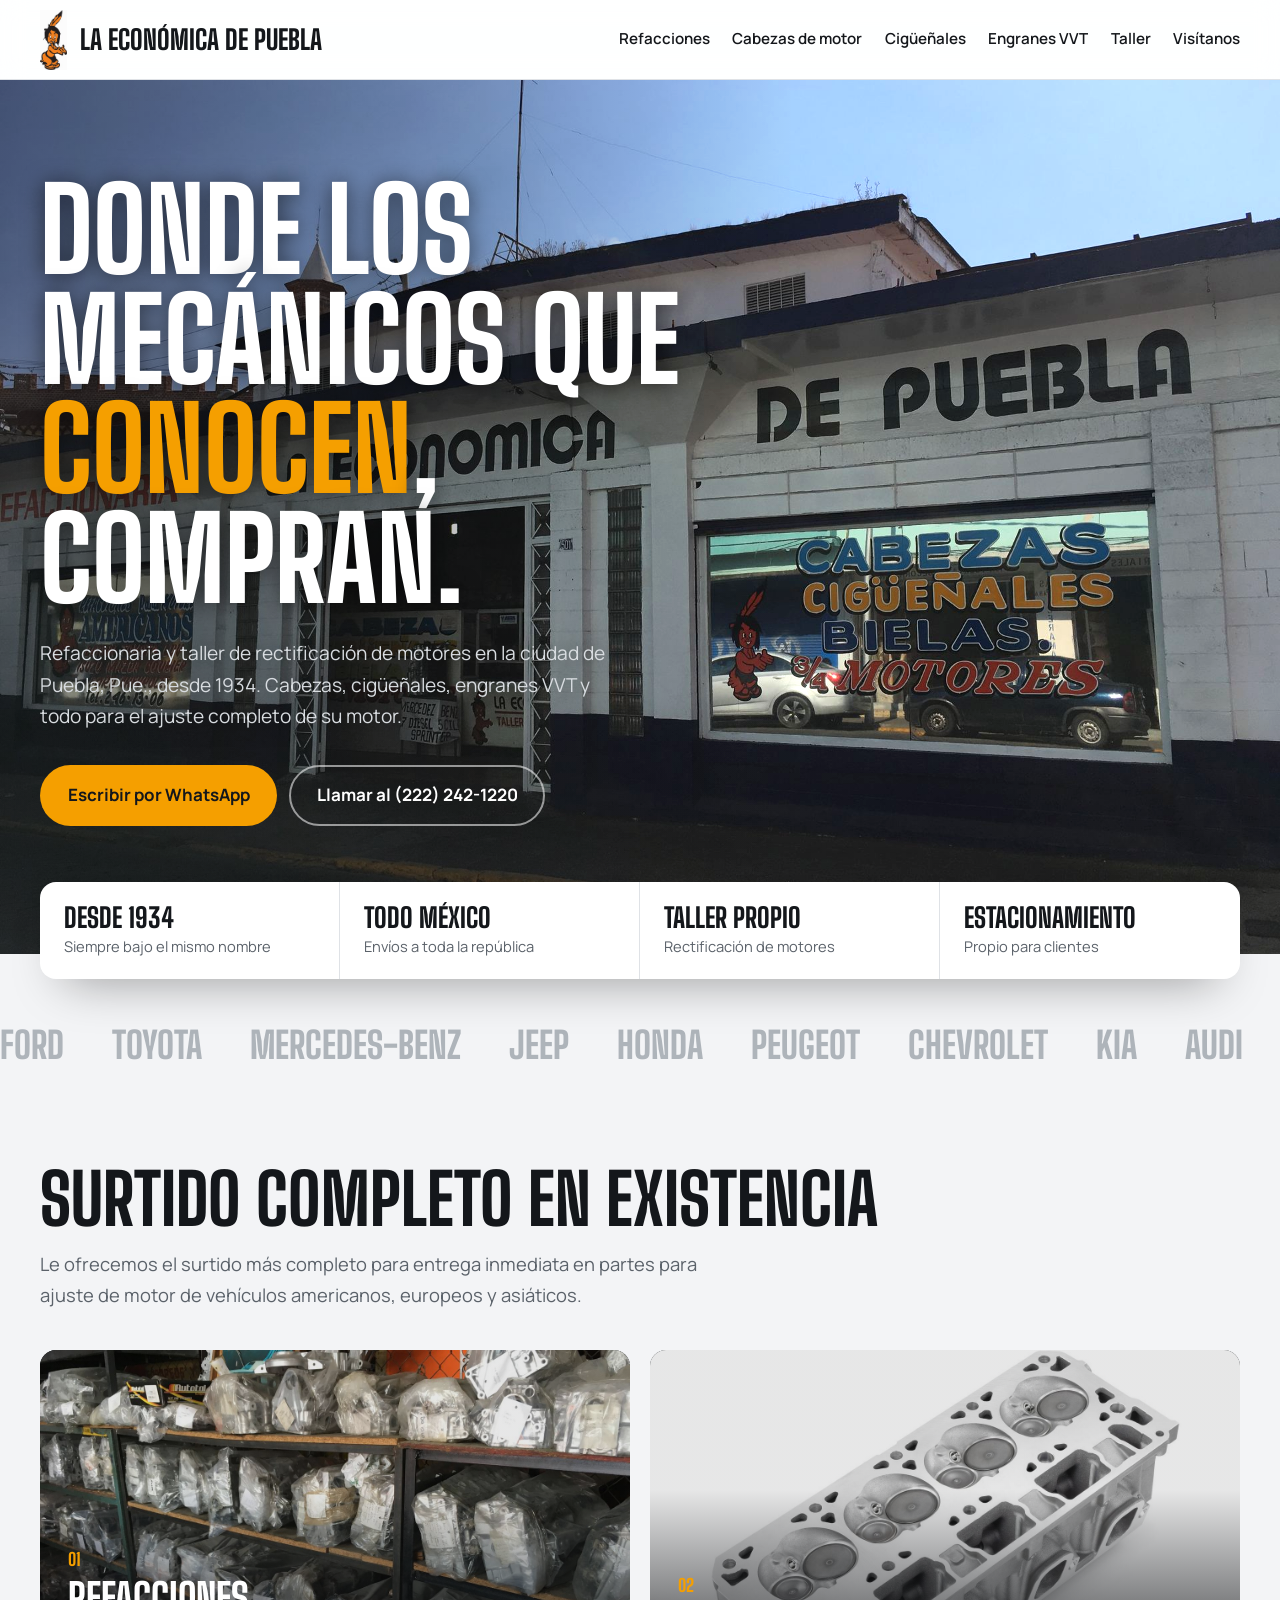
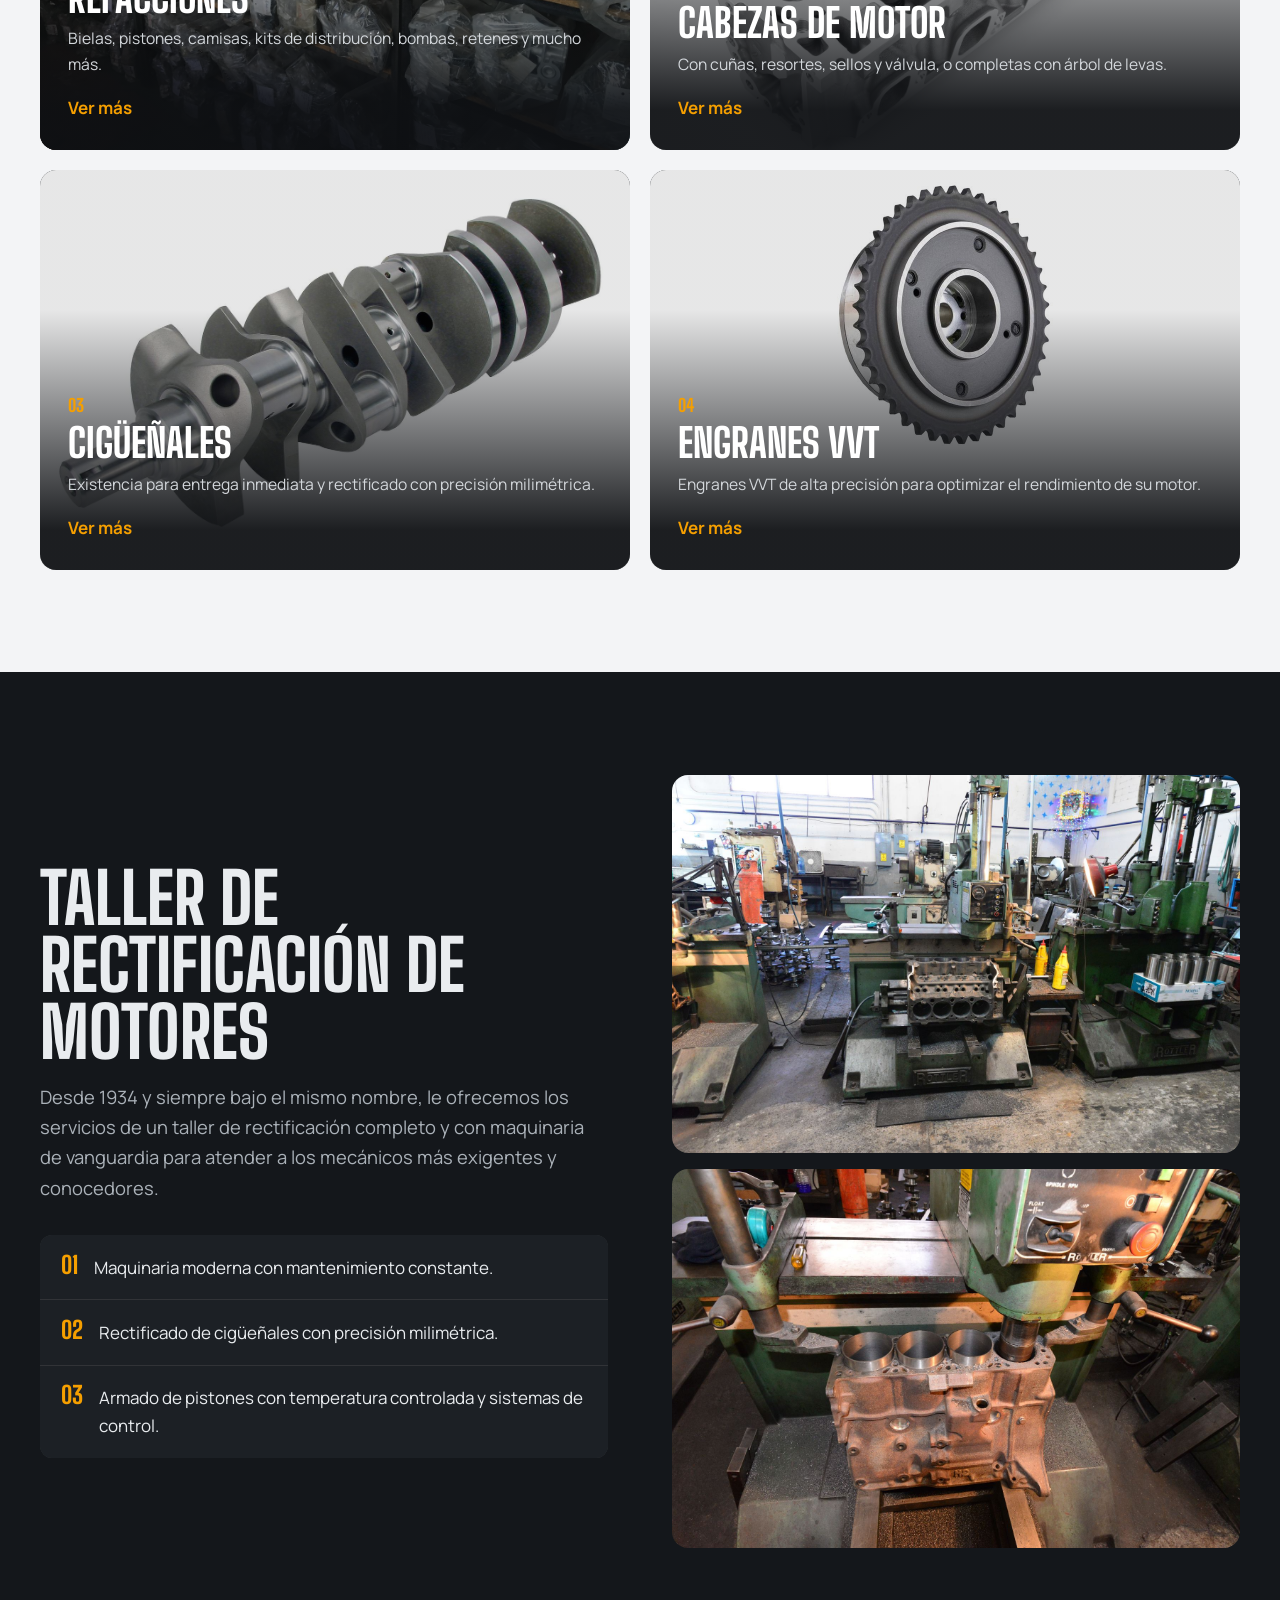
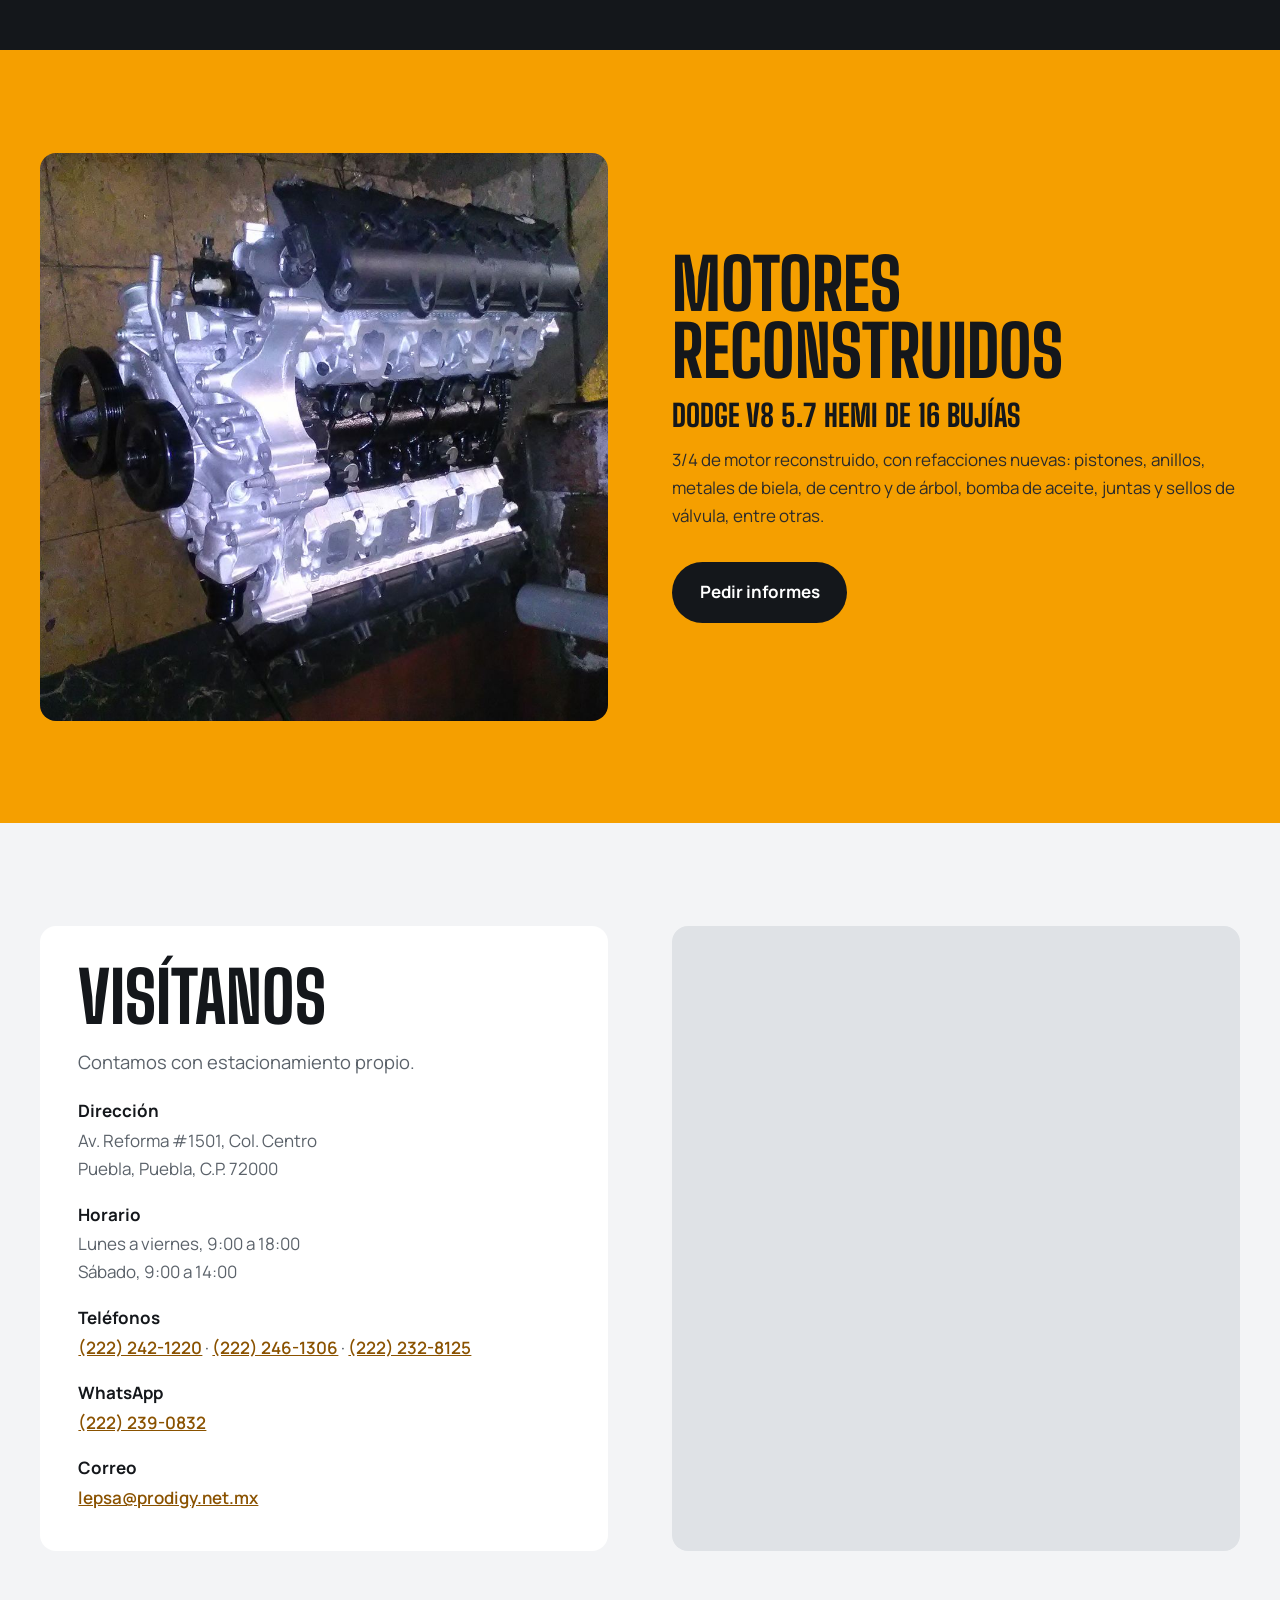
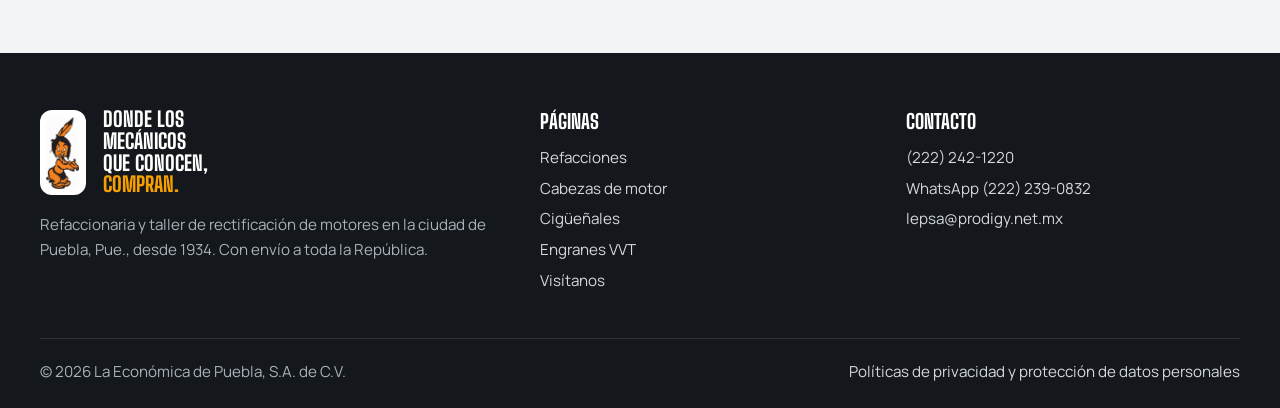
<file: index.html>
<!DOCTYPE html>
<html lang="es-MX">
<head>
<meta charset="utf-8">
<meta name="viewport" content="width=device-width, initial-scale=1">
<title>Refacciones y ajuste de motor en Puebla | La Económica de Puebla</title>
<meta name="description" content="Refaccionaria y taller de rectificación de motores en Puebla desde 1934. Cabezas de motor, cigüeñales, engranes VVT y refacciones para ajuste de motor. Envíos a toda la república.">
<meta name="theme-color" content="#f59f00">
<link rel="preconnect" href="https://fonts.googleapis.com">
<link rel="preconnect" href="https://fonts.gstatic.com" crossorigin>
<link href="https://fonts.googleapis.com/css2?family=Big+Shoulders+Display:wght@800&family=Manrope:wght@400;500;600;700&display=swap" rel="stylesheet">
<link rel="stylesheet" href="style.css">
<script type="application/ld+json">
{
  "@context": "https://schema.org",
  "@type": "AutoPartsStore",
  "name": "La Económica de Puebla",
  "url": "https://laeconomicadepuebla.com/",
  "description": "Refaccionaria y taller de rectificación de motores en la ciudad de Puebla desde 1934. Cabezas de motor, cigüeñales, engranes VVT y refacciones para ajuste de motor.",
  "logo": "https://laeconomicadepuebla.com/img/logo.jpg",
  "image": "https://laeconomicadepuebla.com/img/tienda.jpg",
  "foundingDate": "1934",
  "telephone": [
    "+52-222-242-1220",
    "+52-222-246-1306",
    "+52-222-232-8125"
  ],
  "email": "lepsa@prodigy.net.mx",
  "address": {
    "@type": "PostalAddress",
    "streetAddress": "Av. Reforma 1501, Col. Centro",
    "addressLocality": "Puebla",
    "addressRegion": "Puebla",
    "postalCode": "72000",
    "addressCountry": "MX"
  },
  "hasMap": "https://www.google.com/maps/search/?api=1&query=Av.+Reforma+1501,+Centro,+Puebla",
  "areaServed": {
    "@type": "Country",
    "name": "México"
  },
  "openingHoursSpecification": [
    {
      "@type": "OpeningHoursSpecification",
      "dayOfWeek": [
        "Monday",
        "Tuesday",
        "Wednesday",
        "Thursday",
        "Friday"
      ],
      "opens": "09:00",
      "closes": "18:00"
    },
    {
      "@type": "OpeningHoursSpecification",
      "dayOfWeek": "Saturday",
      "opens": "09:00",
      "closes": "14:00"
    }
  ]
}
</script>
</head>
<body>
<a class="skip" href="#contenido">Saltar al contenido</a>
<header class="site-header"><div class="wrap"><a class="brand" href="#inicio"><img src="img/logo.jpg" alt="" width="137" height="300"><span>La Económica de Puebla</span></a><nav class="nav" aria-label="Principal"><a href="refacciones.html">Refacciones</a><a href="cabezas-de-motor.html">Cabezas de motor</a><a href="ciguenales.html">Cigüeñales</a><a href="engranes-vvt.html">Engranes VVT</a><a href="#taller">Taller</a><a href="#visitanos">Visítanos</a></nav></div></header>
<main id="contenido">
<section class="hero" id="inicio"><img src="img/tienda.jpg" alt="Fachada de La Económica de Puebla" width="1920" height="1440" fetchpriority="high"><div class="wrap">
<h1>Donde los mecánicos que <em>conocen</em>, compran.</h1>
<p>Refaccionaria y taller de rectificación de motores en la ciudad de Puebla, Pue., desde 1934. Cabezas, cigüeñales, engranes VVT y todo para el ajuste completo de su motor.</p>
<div class="actions"><a class="btn btn-primary" href="https://wa.me/522222390832">Escribir por WhatsApp</a><a class="btn btn-line" href="tel:+522222421220">Llamar al (222) 242-1220</a></div>
</div></section>
<section class="facts"><div class="wrap"><ul>
<li><strong>Desde 1934</strong><span>Siempre bajo el mismo nombre</span></li>
<li><strong>Todo México</strong><span>Envíos a toda la república</span></li>
<li><strong>Taller propio</strong><span>Rectificación de motores</span></li>
<li><strong>Estacionamiento</strong><span>Propio para clientes</span></li>
</ul></div></section>
<div class="marquee" aria-hidden="true"><div><span>Ford</span><span>Toyota</span><span>Mercedes-Benz</span><span>Jeep</span><span>Honda</span><span>Peugeot</span><span>Chevrolet</span><span>Kia</span><span>Audi</span><span>Dodge</span><span>Suzuki</span><span>Cadillac</span><span>Nissan</span><span>Renault</span><span>Lincoln</span><span>Volkswagen</span><span>Hyundai</span><span>Chrysler</span><span>Mazda</span><span>Plymouth</span><span>General Motors</span><span>Fiat</span><span>Acura</span><span>Pontiac</span><span>Mitsubishi</span><span>Seat</span><span>Ram</span><span>Isuzu</span><span>Oldsmobile</span><span>Infiniti</span><span>Saab</span><span>Mercury</span><span>Hummer</span><span>Saturn</span><span>Rambler</span><span>Ford</span><span>Toyota</span><span>Mercedes-Benz</span><span>Jeep</span><span>Honda</span><span>Peugeot</span><span>Chevrolet</span><span>Kia</span><span>Audi</span><span>Dodge</span><span>Suzuki</span><span>Cadillac</span><span>Nissan</span><span>Renault</span><span>Lincoln</span><span>Volkswagen</span><span>Hyundai</span><span>Chrysler</span><span>Mazda</span><span>Plymouth</span><span>General Motors</span><span>Fiat</span><span>Acura</span><span>Pontiac</span><span>Mitsubishi</span><span>Seat</span><span>Ram</span><span>Isuzu</span><span>Oldsmobile</span><span>Infiniti</span><span>Saab</span><span>Mercury</span><span>Hummer</span><span>Saturn</span><span>Rambler</span></div></div>
<section class="section" id="productos"><div class="wrap">
<h2>Surtido completo en existencia</h2>
<p class="lead">Le ofrecemos el surtido más completo para entrega inmediata en partes para ajuste de motor de vehículos americanos, europeos y asiáticos.</p>
<div class="tiles">
<a class="tile" href="refacciones.html"><img src="img/refacciones-01.jpg" alt="" width="1400" height="1050" loading="lazy"><div><b>01</b><h3>Refacciones</h3><p>Bielas, pistones, camisas, kits de distribución, bombas, retenes y mucho más.</p><span class="more">Ver más</span></div></a>
<a class="tile" href="cabezas-de-motor.html"><img src="img/cabezas-04.jpg" alt="" width="1400" height="1050" loading="lazy"><div><b>02</b><h3>Cabezas de motor</h3><p>Con cuñas, resortes, sellos y válvula, o completas con árbol de levas.</p><span class="more">Ver más</span></div></a>
<a class="tile" href="ciguenales.html"><img src="img/ciguenales-03.jpg" alt="" width="1400" height="1050" loading="lazy"><div><b>03</b><h3>Cigüeñales</h3><p>Existencia para entrega inmediata y rectificado con precisión milimétrica.</p><span class="more">Ver más</span></div></a>
<a class="tile" href="engranes-vvt.html"><img src="img/tile-vvt.jpg" alt="" width="1200" height="800" loading="lazy"><div><b>04</b><h3>Engranes VVT</h3><p>Engranes VVT de alta precisión para optimizar el rendimiento de su motor.</p><span class="more">Ver más</span></div></a>
</div></div></section>
<section class="section dark" id="taller"><div class="wrap split">
<div><h2>Taller de rectificación de motores</h2>
<p class="lead">Desde 1934 y siempre bajo el mismo nombre, le ofrecemos los servicios de un taller de rectificación completo y con maquinaria de vanguardia para atender a los mecánicos más exigentes y conocedores.</p>
<ul class="steps">
<li><b>01</b>Maquinaria moderna con mantenimiento constante.</li>
<li><b>02</b>Rectificado de cigüeñales con precisión milimétrica.</li>
<li><b>03</b>Armado de pistones con temperatura controlada y sistemas de control.</li>
</ul></div>
<div class="photos"><img src="img/taller-01.jpg" alt="Taller de rectificación con maquinaria especializada" width="1600" height="1068" loading="lazy"><img src="img/taller-02.jpg" alt="Bloque de motor en una máquina del taller" width="1600" height="1068" loading="lazy"></div>
</div></section>
<section class="section amber"><div class="wrap split">
<img src="img/motor-hemi.jpg" alt="Motor Dodge V8 5.7 Hemi reconstruido" width="1000" height="950" loading="lazy">
<div><h2>Motores reconstruidos</h2><h3>Dodge V8 5.7 Hemi de 16 bujías</h3>
<p>3/4 de motor reconstruido, con refacciones nuevas: pistones, anillos, metales de biela, de centro y de árbol, bomba de aceite, juntas y sellos de válvula, entre otras.</p>
<div class="actions"><a class="btn btn-dark" href="https://wa.me/522222390832?text=Hola%2C%20quiero%20informes%20de%20motores%20reconstruidos">Pedir informes</a></div></div>
</div></section>
<section class="section visit" id="visitanos"><div class="wrap split">
<div class="card"><h2>Visítanos</h2><p class="lead">Contamos con estacionamiento propio.</p>
<dl><dt>Dirección</dt><dd>Av. Reforma #1501, Col. Centro<br>Puebla, Puebla, C.P. 72000</dd>
<dt>Horario</dt><dd>Lunes a viernes, 9:00 a 18:00<br>Sábado, 9:00 a 14:00</dd>
<dt>Teléfonos</dt><dd><a href="tel:+522222421220">(222) 242-1220</a> · <a href="tel:+522222461306">(222) 246-1306</a> · <a href="tel:+522222328125">(222) 232-8125</a></dd>
<dt>WhatsApp</dt><dd><a href="https://wa.me/522222390832">(222) 239-0832</a></dd>
<dt>Correo</dt><dd><a href="mailto:lepsa@prodigy.net.mx">lepsa@prodigy.net.mx</a></dd></dl></div>
<iframe class="map" title="Mapa de La Económica de Puebla" loading="lazy" referrerpolicy="no-referrer-when-downgrade" src="https://maps.google.com/maps?q=Av.%20Reforma%201501%2C%20Centro%2C%20Puebla&amp;output=embed"></iframe>
</div></section>
</main>
<footer class="site-footer"><div class="wrap">
<div class="foot">
<div><div class="foot-brand"><span class="chip-logo"><img src="img/logo.jpg" alt="La Económica de Puebla" width="137" height="300"></span><p class="tagline">Donde los<br>mecánicos<br>que conocen,<br><em>compran.</em></p></div><p>Refaccionaria y taller de rectificación de motores en la ciudad de Puebla, Pue., desde 1934. Con envío a toda la República.</p></div>
<div><h4>Páginas</h4><a href="refacciones.html">Refacciones</a><a href="cabezas-de-motor.html">Cabezas de motor</a><a href="ciguenales.html">Cigüeñales</a><a href="engranes-vvt.html">Engranes VVT</a><a href="index.html#visitanos">Visítanos</a></div>
<div><h4>Contacto</h4><a href="tel:+522222421220">(222) 242-1220</a><a href="https://wa.me/522222390832">WhatsApp (222) 239-0832</a><a href="mailto:lepsa@prodigy.net.mx">lepsa@prodigy.net.mx</a></div>
</div>
<div class="legal"><span>© 2026 La Económica de Puebla, S.A. de C.V.</span><a href="transparencia.html">Políticas de privacidad y protección de datos personales</a></div>
</div></footer>
</body>
</html>
</file>
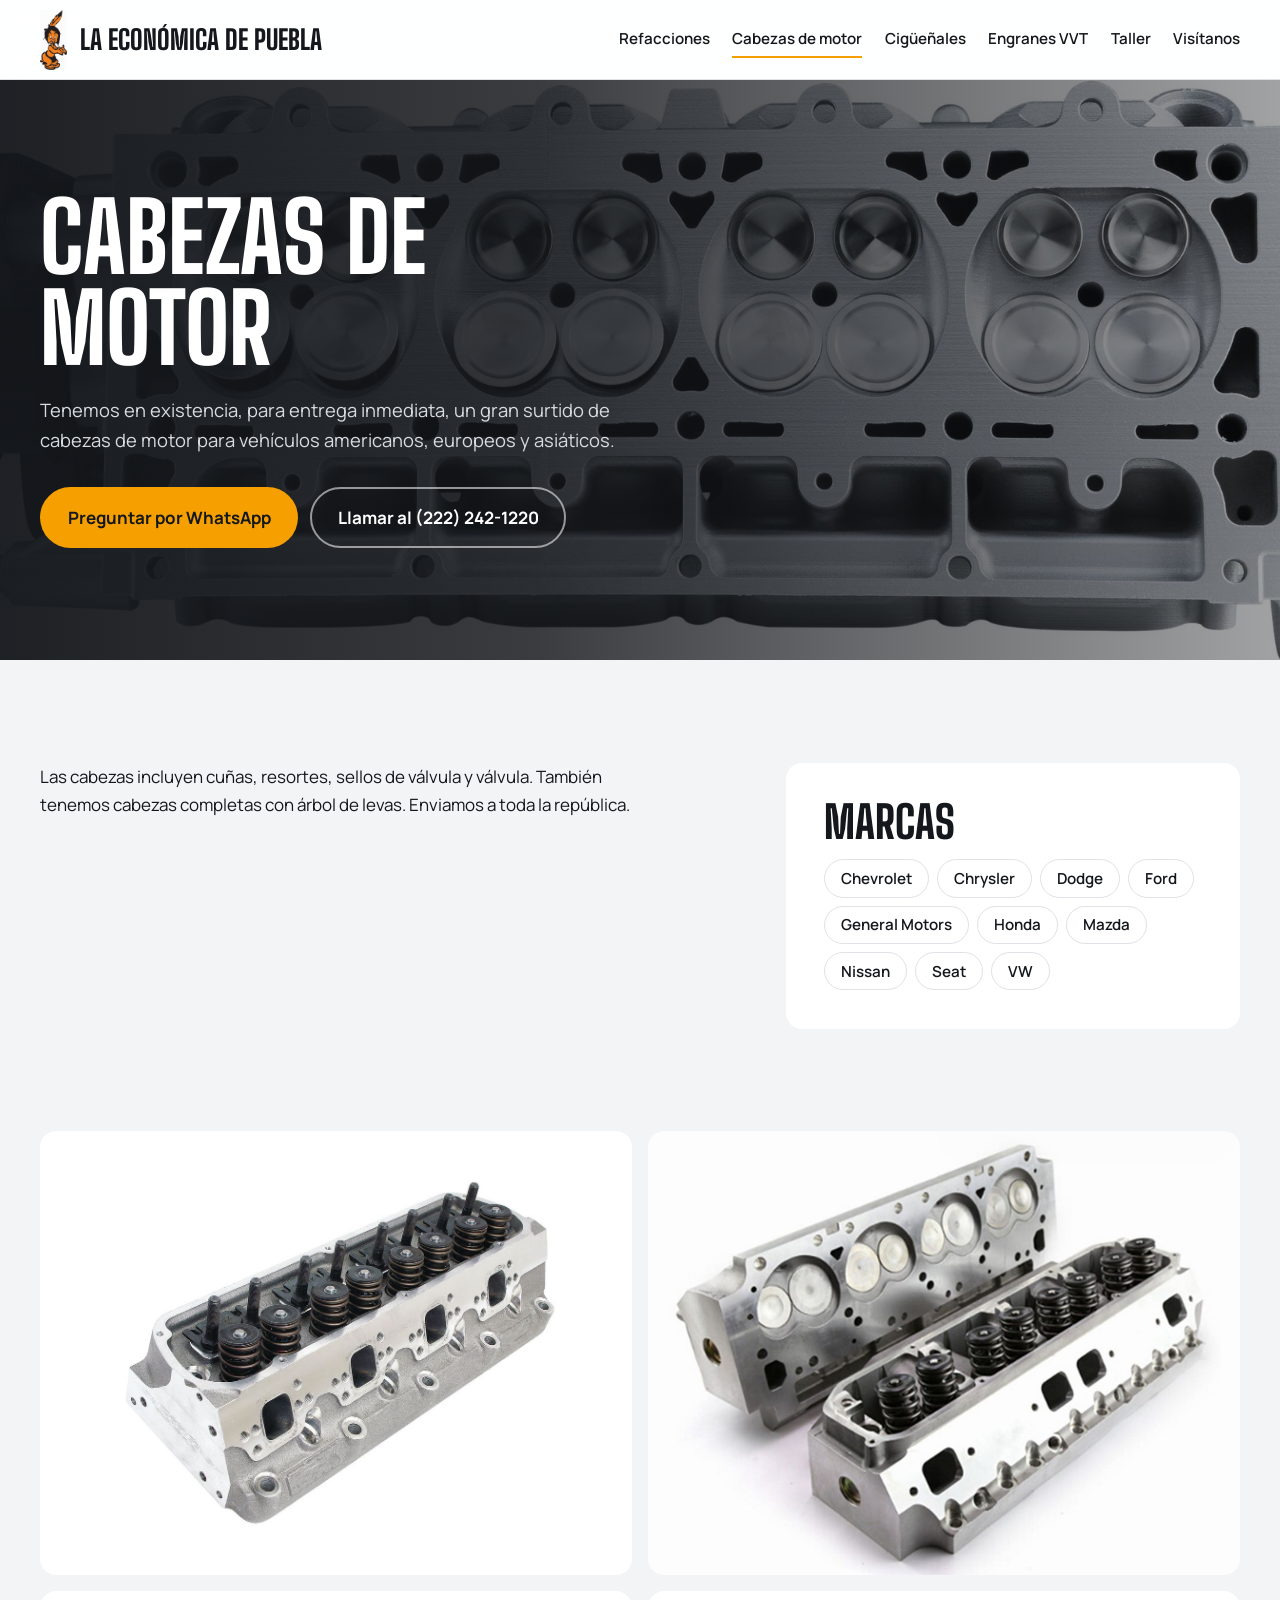
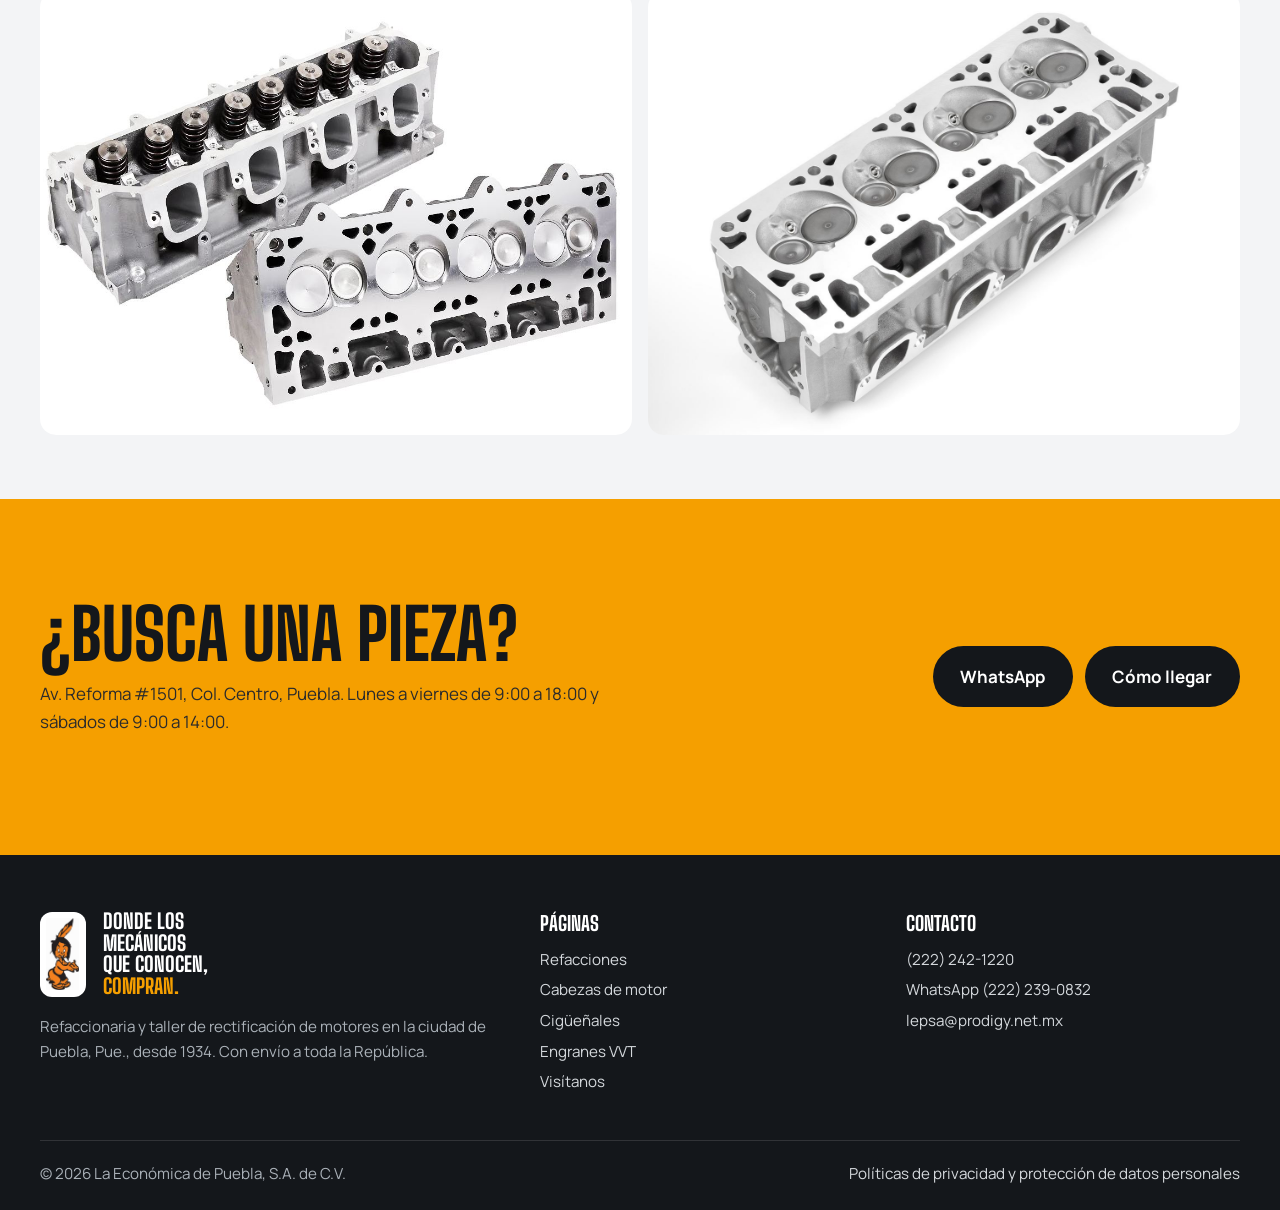
<file: cabezas-de-motor.html>
<!DOCTYPE html>
<html lang="es-MX">
<head>
<meta charset="utf-8">
<meta name="viewport" content="width=device-width, initial-scale=1">
<title>Cabezas de motor: envíos a todo México | La Económica de Puebla</title>
<meta name="description" content="Cabezas de motor para entrega inmediata. Ford, Chrysler, GM, Dodge, Toyota, Honda, Nissan, VW, Seat. Enviamos a todo México.">
<meta name="theme-color" content="#f59f00">
<link rel="preconnect" href="https://fonts.googleapis.com">
<link rel="preconnect" href="https://fonts.gstatic.com" crossorigin>
<link href="https://fonts.googleapis.com/css2?family=Big+Shoulders+Display:wght@800&family=Manrope:wght@400;500;600;700&display=swap" rel="stylesheet">
<link rel="stylesheet" href="style.css">
</head>
<body>
<a class="skip" href="#contenido">Saltar al contenido</a>
<header class="site-header"><div class="wrap"><a class="brand" href="index.html"><img src="img/logo.jpg" alt="" width="137" height="300"><span>La Económica de Puebla</span></a><nav class="nav" aria-label="Principal"><a href="refacciones.html">Refacciones</a><a href="cabezas-de-motor.html" aria-current="page">Cabezas de motor</a><a href="ciguenales.html">Cigüeñales</a><a href="engranes-vvt.html">Engranes VVT</a><a href="index.html#taller">Taller</a><a href="index.html#visitanos">Visítanos</a></nav></div></header>
<main id="contenido">
<section class="page-hero studio"><img src="img/hero-cabezas.jpg" alt="" width="1800" height="742" fetchpriority="high"><div class="wrap">
<h1>Cabezas de motor</h1><p>Tenemos en existencia, para entrega inmediata, un gran surtido de cabezas de motor para vehículos americanos, europeos y asiáticos.</p>
<div class="actions"><a class="btn btn-primary" href="https://wa.me/522222390832?text=Hola%2C%20quiero%20informes%20de%20cabezas%20de%20motor">Preguntar por WhatsApp</a><a class="btn btn-line" href="tel:+522222421220">Llamar al (222) 242-1220</a></div>
</div></section>
<section class="section"><div class="wrap detail">
<div><p>Las cabezas incluyen cuñas, resortes, sellos de válvula y válvula. También tenemos cabezas completas con árbol de levas. Enviamos a toda la república.</p></div>
<div class="card"><h2>Marcas</h2><ul class="chips"><li>Chevrolet</li><li>Chrysler</li><li>Dodge</li><li>Ford</li><li>General Motors</li><li>Honda</li><li>Mazda</li><li>Nissan</li><li>Seat</li><li>VW</li></ul></div>
</div></section>
<section class="gallery-sec" style="padding-bottom:4rem"><div class="wrap"><div class="gallery"><img src="img/cabezas-01.jpg" alt="Cabeza de motor" width="1400" height="1000" loading="lazy"><img src="img/cabezas-02.jpg" alt="Cabeza de motor" width="1400" height="1000" loading="lazy"><img src="img/cabezas-03.jpg" alt="Cabeza de motor" width="1400" height="1000" loading="lazy"><img src="img/cabezas-04.jpg" alt="Cabeza de motor" width="1400" height="1000" loading="lazy"></div></div></section>
<section class="section amber cta"><div class="wrap">
<div><h2>¿Busca una pieza?</h2><p>Av. Reforma #1501, Col. Centro, Puebla. Lunes a viernes de 9:00 a 18:00 y sábados de 9:00 a 14:00.</p></div>
<div class="actions"><a class="btn btn-dark" href="https://wa.me/522222390832?text=Hola%2C%20quiero%20informes%20de%20cabezas%20de%20motor">WhatsApp</a><a class="btn btn-dark" href="index.html#visitanos">Cómo llegar</a></div>
</div></section>
</main>
<footer class="site-footer"><div class="wrap">
<div class="foot">
<div><div class="foot-brand"><span class="chip-logo"><img src="img/logo.jpg" alt="La Económica de Puebla" width="137" height="300"></span><p class="tagline">Donde los<br>mecánicos<br>que conocen,<br><em>compran.</em></p></div><p>Refaccionaria y taller de rectificación de motores en la ciudad de Puebla, Pue., desde 1934. Con envío a toda la República.</p></div>
<div><h4>Páginas</h4><a href="refacciones.html">Refacciones</a><a href="cabezas-de-motor.html">Cabezas de motor</a><a href="ciguenales.html">Cigüeñales</a><a href="engranes-vvt.html">Engranes VVT</a><a href="index.html#visitanos">Visítanos</a></div>
<div><h4>Contacto</h4><a href="tel:+522222421220">(222) 242-1220</a><a href="https://wa.me/522222390832">WhatsApp (222) 239-0832</a><a href="mailto:lepsa@prodigy.net.mx">lepsa@prodigy.net.mx</a></div>
</div>
<div class="legal"><span>© 2026 La Económica de Puebla, S.A. de C.V.</span><a href="transparencia.html">Políticas de privacidad y protección de datos personales</a></div>
</div></footer>
</body>
</html>
</file>
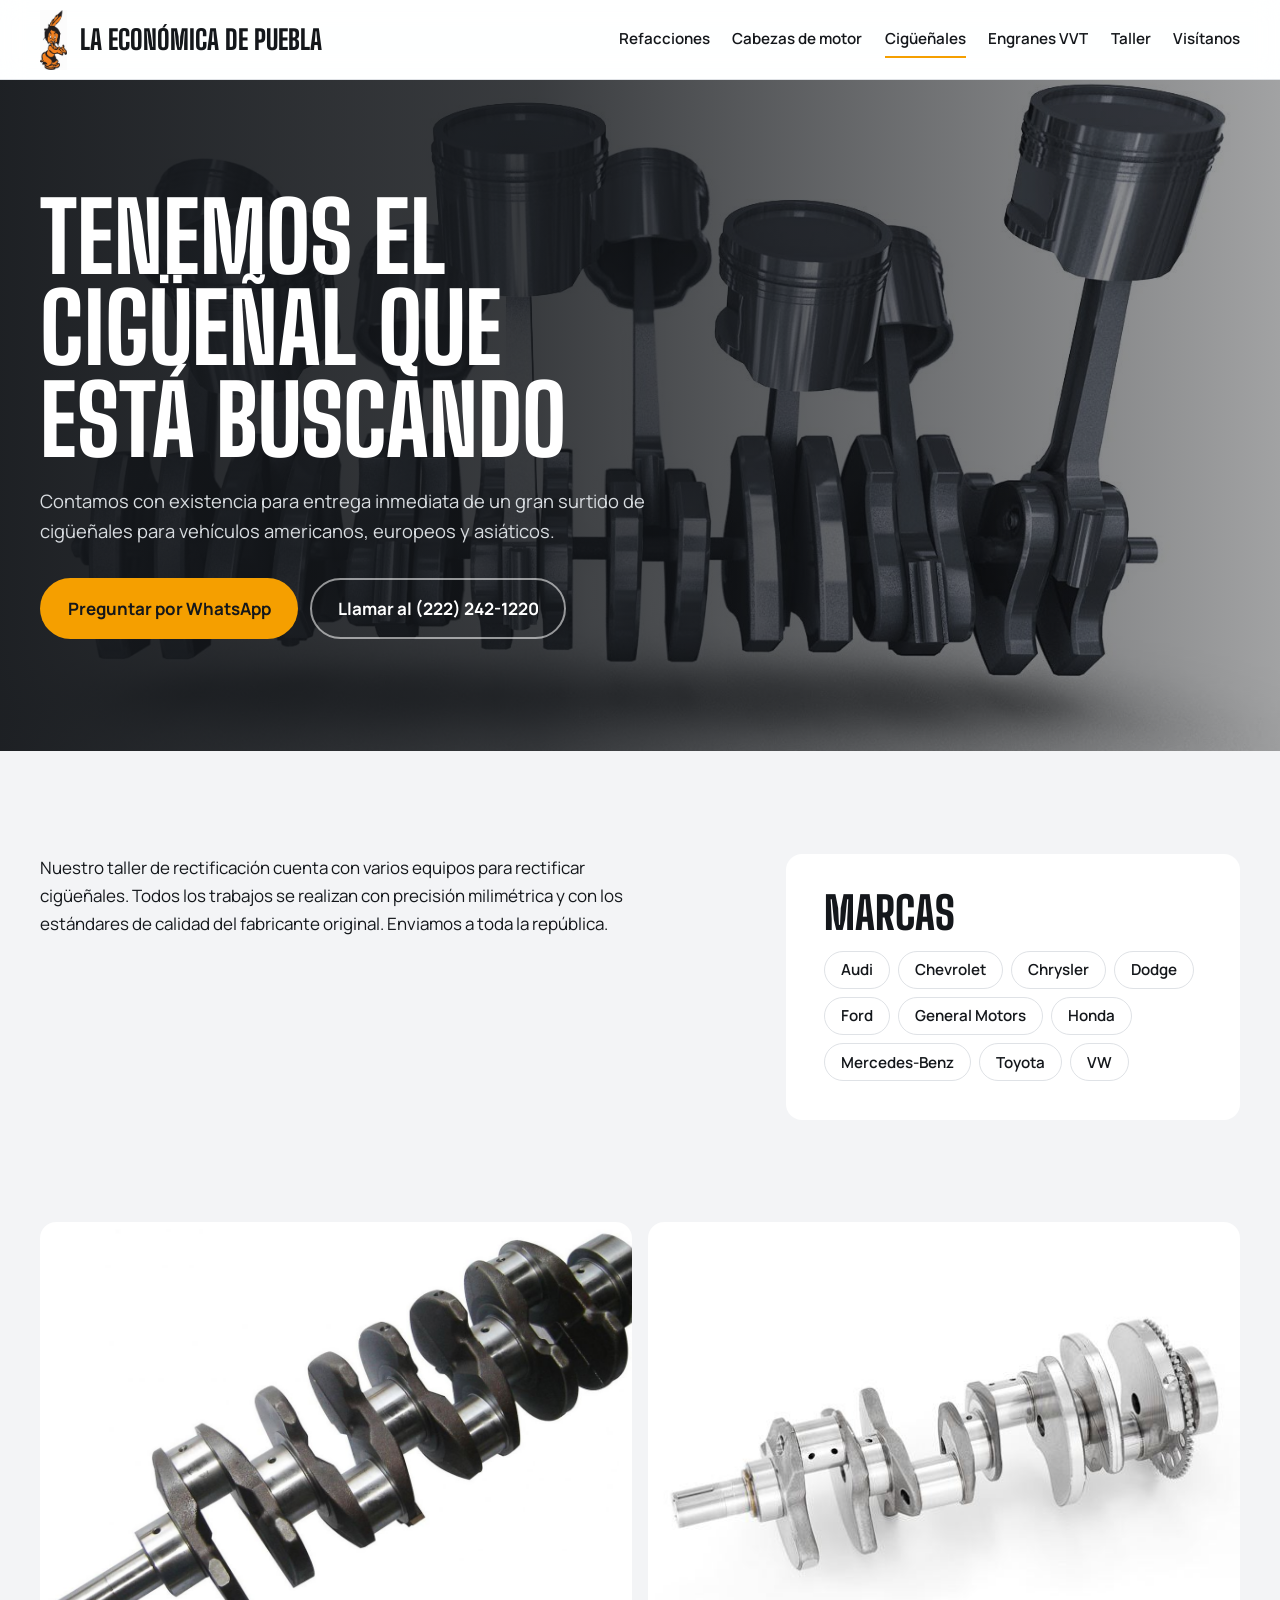
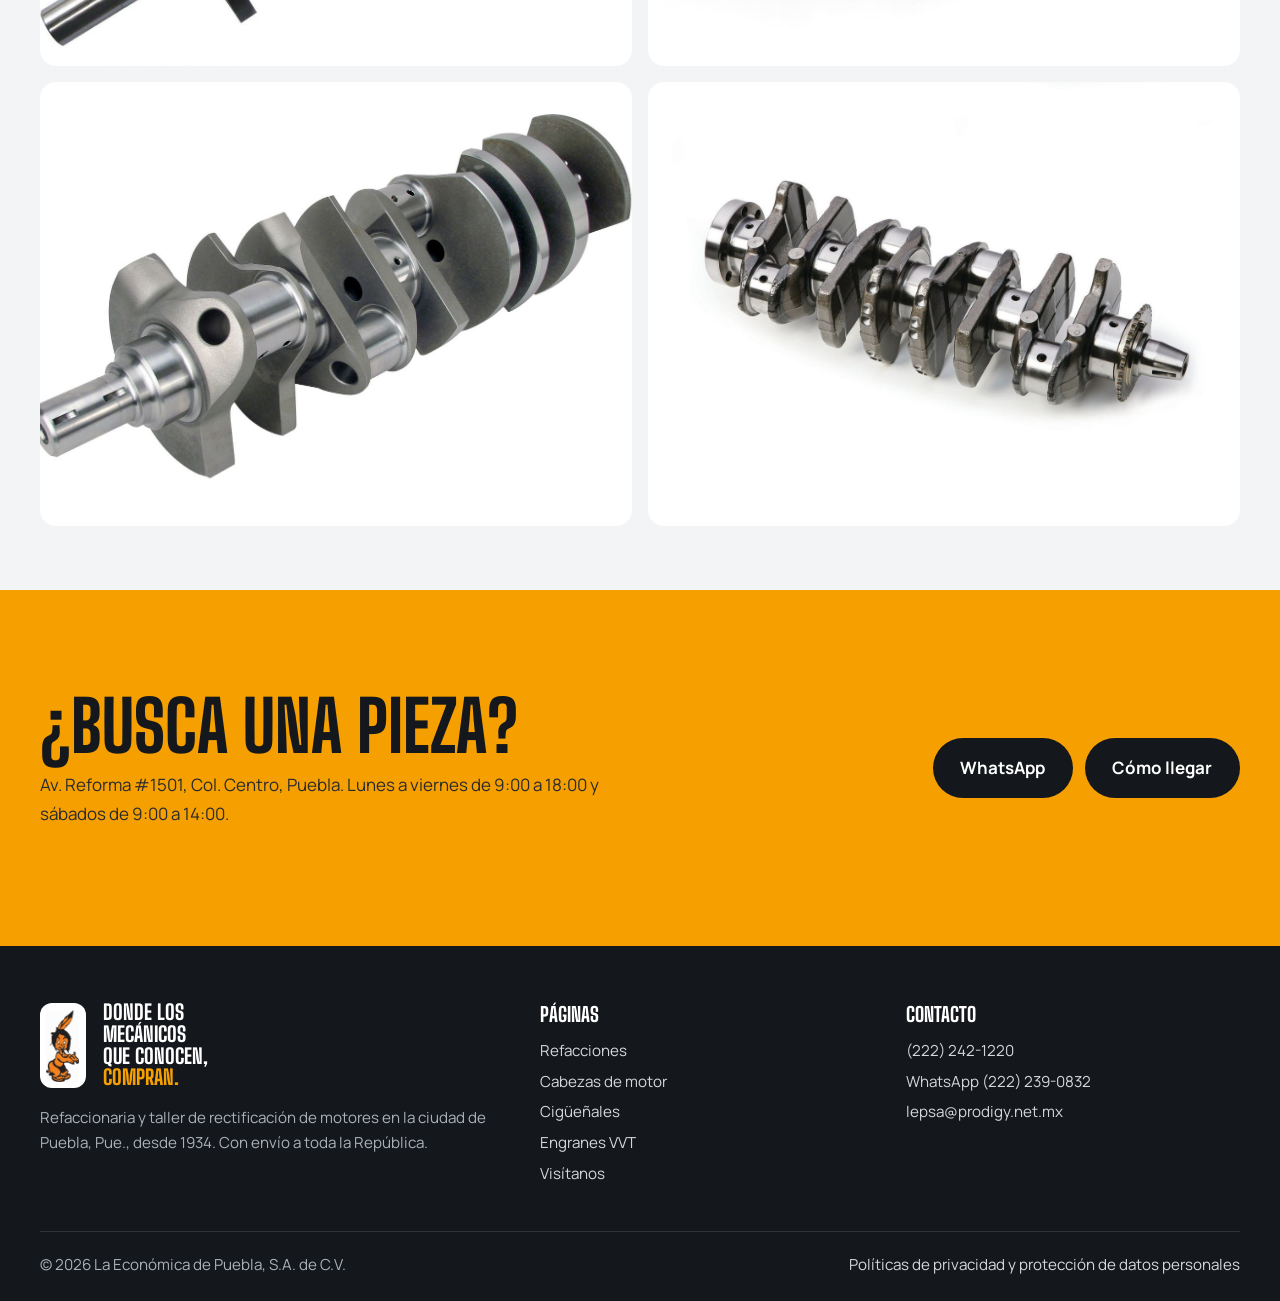
<file: ciguenales.html>
<!DOCTYPE html>
<html lang="es-MX">
<head>
<meta charset="utf-8">
<meta name="viewport" content="width=device-width, initial-scale=1">
<title>Cigüeñales: envíos a todo México | La Económica de Puebla</title>
<meta name="description" content="Cigüeñales para entrega inmediata. Ford, Chrysler, GM, Dodge, Toyota, Honda, Nissan, VW, Seat. Enviamos a todo México.">
<meta name="theme-color" content="#f59f00">
<link rel="preconnect" href="https://fonts.googleapis.com">
<link rel="preconnect" href="https://fonts.gstatic.com" crossorigin>
<link href="https://fonts.googleapis.com/css2?family=Big+Shoulders+Display:wght@800&family=Manrope:wght@400;500;600;700&display=swap" rel="stylesheet">
<link rel="stylesheet" href="style.css">
</head>
<body>
<a class="skip" href="#contenido">Saltar al contenido</a>
<header class="site-header"><div class="wrap"><a class="brand" href="index.html"><img src="img/logo.jpg" alt="" width="137" height="300"><span>La Económica de Puebla</span></a><nav class="nav" aria-label="Principal"><a href="refacciones.html">Refacciones</a><a href="cabezas-de-motor.html">Cabezas de motor</a><a href="ciguenales.html" aria-current="page">Cigüeñales</a><a href="engranes-vvt.html">Engranes VVT</a><a href="index.html#taller">Taller</a><a href="index.html#visitanos">Visítanos</a></nav></div></header>
<main id="contenido">
<section class="page-hero studio"><img src="img/hero-ciguenales.jpg" alt="" width="1523" height="856" fetchpriority="high"><div class="wrap">
<h1>Tenemos el cigüeñal que está buscando</h1><p>Contamos con existencia para entrega inmediata de un gran surtido de cigüeñales para vehículos americanos, europeos y asiáticos.</p>
<div class="actions"><a class="btn btn-primary" href="https://wa.me/522222390832?text=Hola%2C%20quiero%20informes%20de%20cig%C3%BCe%C3%B1ales">Preguntar por WhatsApp</a><a class="btn btn-line" href="tel:+522222421220">Llamar al (222) 242-1220</a></div>
</div></section>
<section class="section"><div class="wrap detail">
<div><p>Nuestro taller de rectificación cuenta con varios equipos para rectificar cigüeñales. Todos los trabajos se realizan con precisión milimétrica y con los estándares de calidad del fabricante original. Enviamos a toda la república.</p></div>
<div class="card"><h2>Marcas</h2><ul class="chips"><li>Audi</li><li>Chevrolet</li><li>Chrysler</li><li>Dodge</li><li>Ford</li><li>General Motors</li><li>Honda</li><li>Mercedes-Benz</li><li>Toyota</li><li>VW</li></ul></div>
</div></section>
<section class="gallery-sec" style="padding-bottom:4rem"><div class="wrap"><div class="gallery"><img src="img/ciguenales-01.jpg" alt="Cigüeñal" width="1400" height="1000" loading="lazy"><img src="img/ciguenales-02.jpg" alt="Cigüeñal" width="1400" height="1000" loading="lazy"><img src="img/ciguenales-03.jpg" alt="Cigüeñal" width="1400" height="1000" loading="lazy"><img src="img/ciguenales-04.jpg" alt="Cigüeñal" width="1400" height="1000" loading="lazy"></div></div></section>
<section class="section amber cta"><div class="wrap">
<div><h2>¿Busca una pieza?</h2><p>Av. Reforma #1501, Col. Centro, Puebla. Lunes a viernes de 9:00 a 18:00 y sábados de 9:00 a 14:00.</p></div>
<div class="actions"><a class="btn btn-dark" href="https://wa.me/522222390832?text=Hola%2C%20quiero%20informes%20de%20cig%C3%BCe%C3%B1ales">WhatsApp</a><a class="btn btn-dark" href="index.html#visitanos">Cómo llegar</a></div>
</div></section>
</main>
<footer class="site-footer"><div class="wrap">
<div class="foot">
<div><div class="foot-brand"><span class="chip-logo"><img src="img/logo.jpg" alt="La Económica de Puebla" width="137" height="300"></span><p class="tagline">Donde los<br>mecánicos<br>que conocen,<br><em>compran.</em></p></div><p>Refaccionaria y taller de rectificación de motores en la ciudad de Puebla, Pue., desde 1934. Con envío a toda la República.</p></div>
<div><h4>Páginas</h4><a href="refacciones.html">Refacciones</a><a href="cabezas-de-motor.html">Cabezas de motor</a><a href="ciguenales.html">Cigüeñales</a><a href="engranes-vvt.html">Engranes VVT</a><a href="index.html#visitanos">Visítanos</a></div>
<div><h4>Contacto</h4><a href="tel:+522222421220">(222) 242-1220</a><a href="https://wa.me/522222390832">WhatsApp (222) 239-0832</a><a href="mailto:lepsa@prodigy.net.mx">lepsa@prodigy.net.mx</a></div>
</div>
<div class="legal"><span>© 2026 La Económica de Puebla, S.A. de C.V.</span><a href="transparencia.html">Políticas de privacidad y protección de datos personales</a></div>
</div></footer>
</body>
</html>
</file>
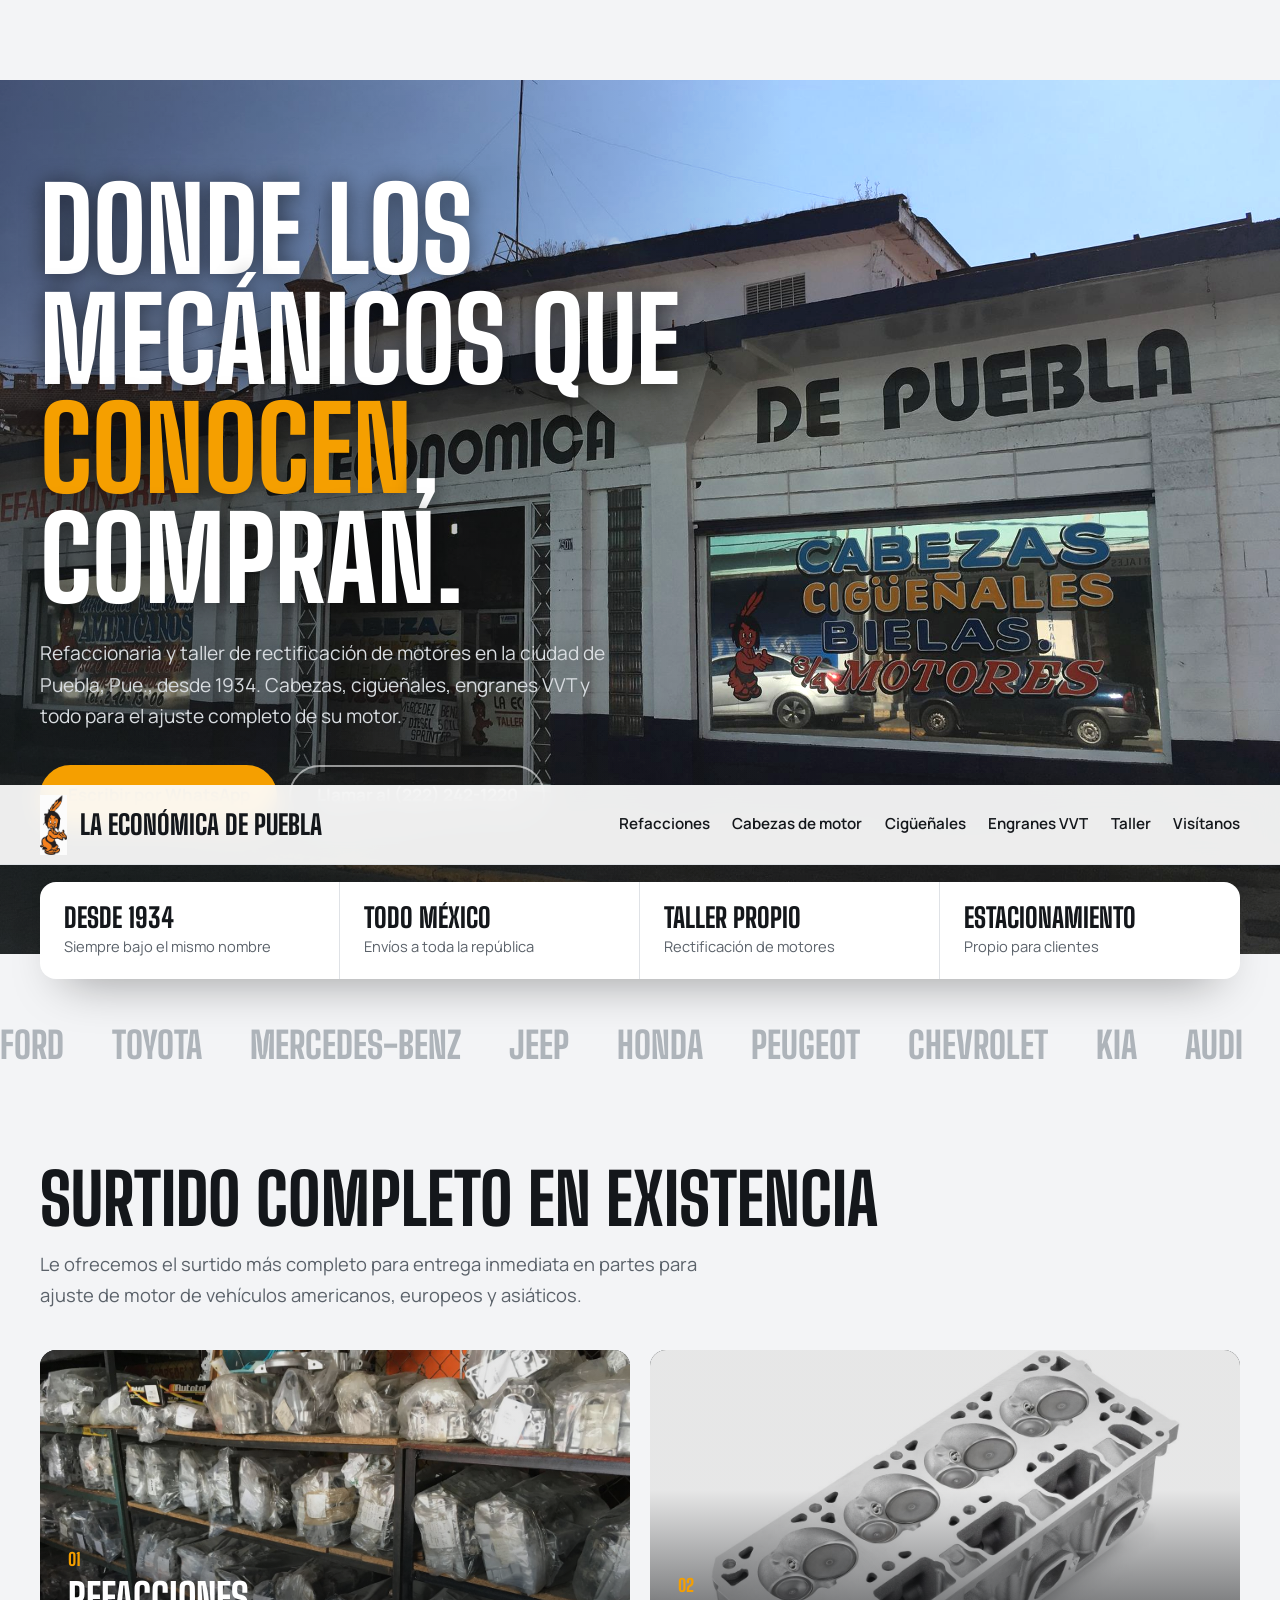
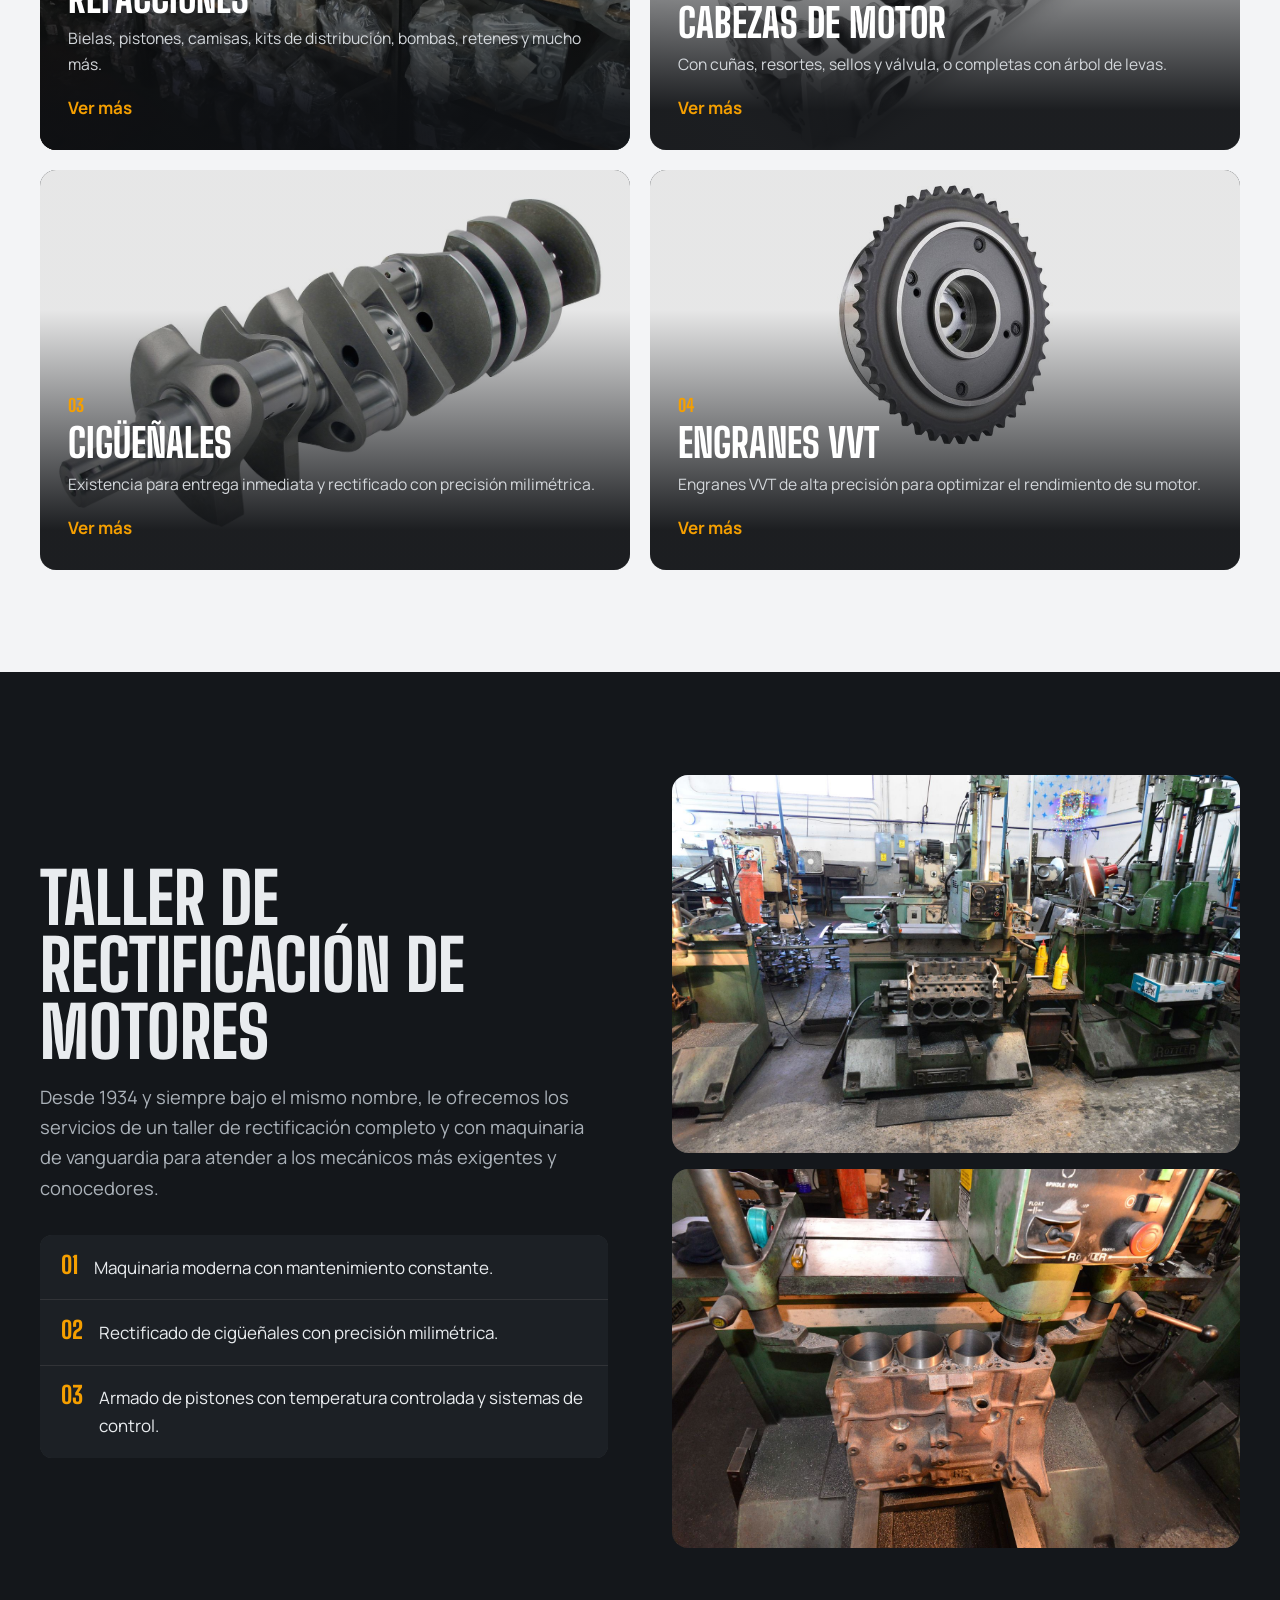
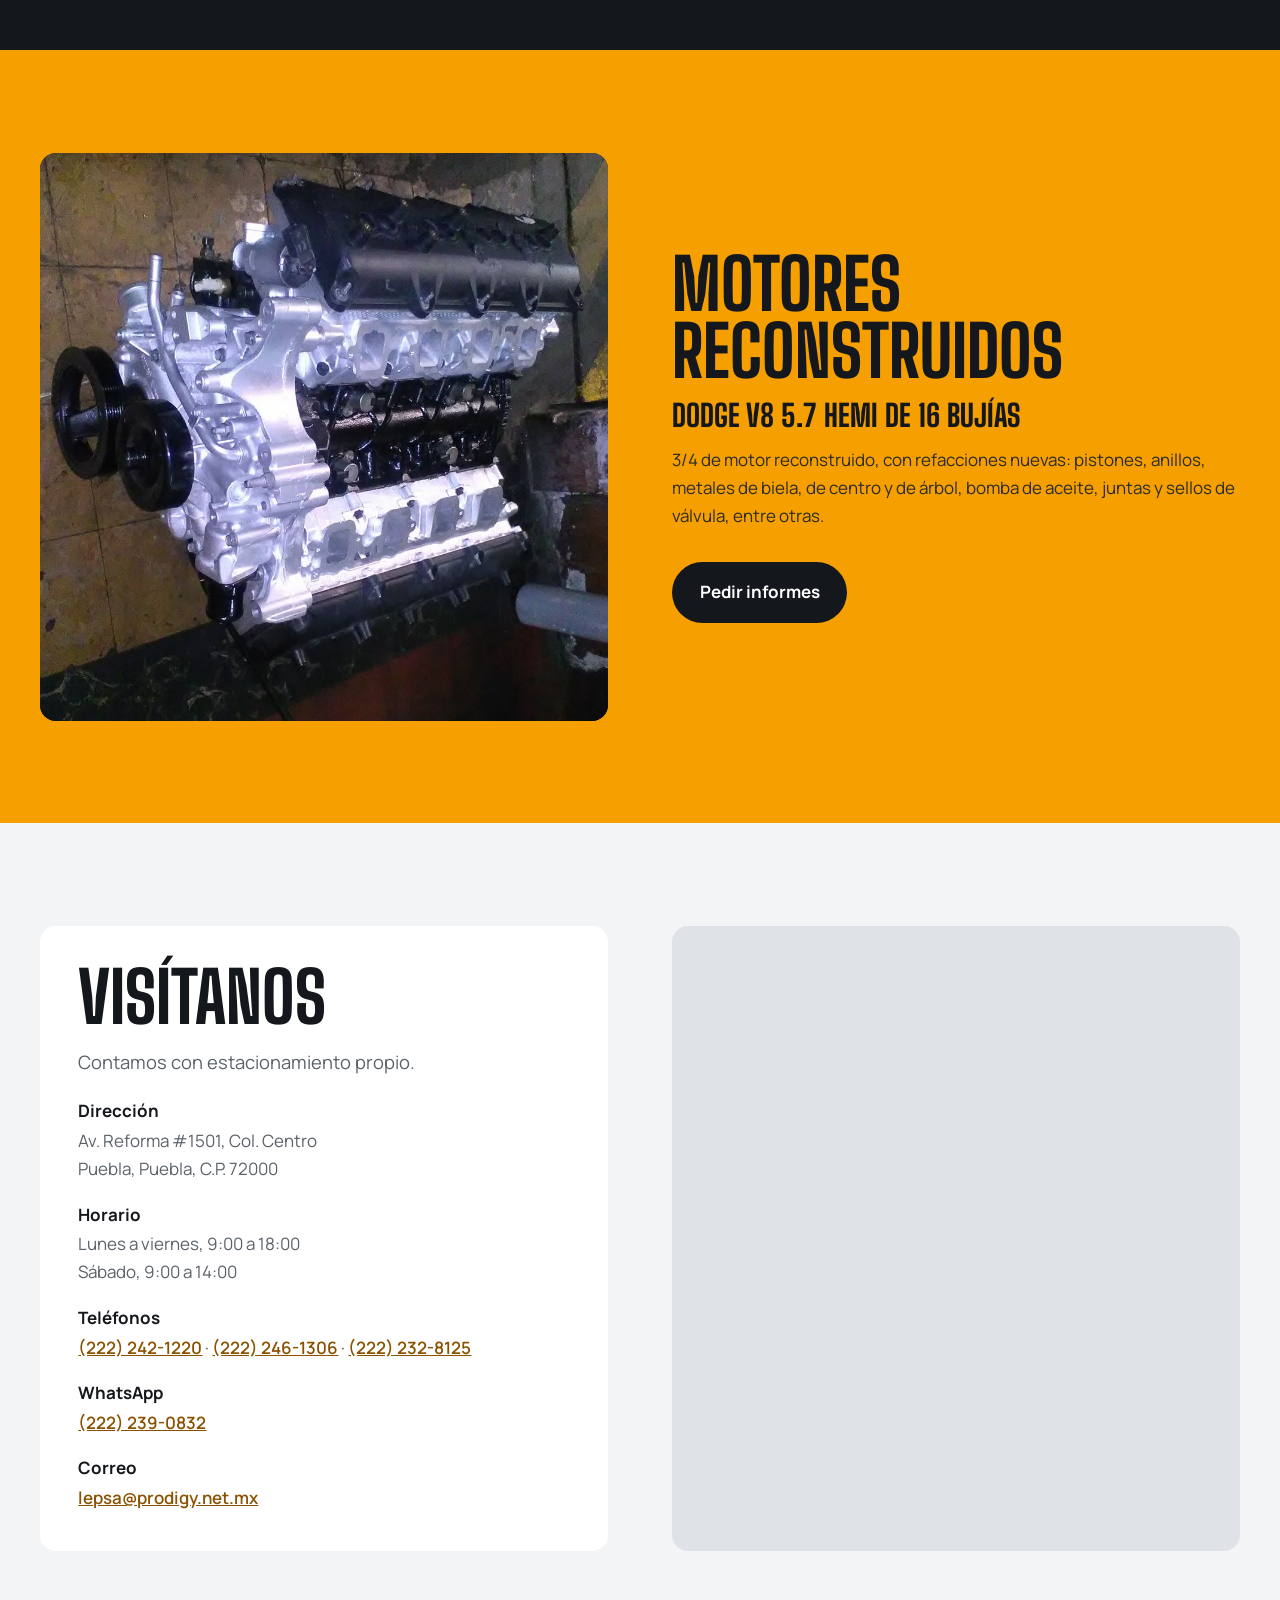
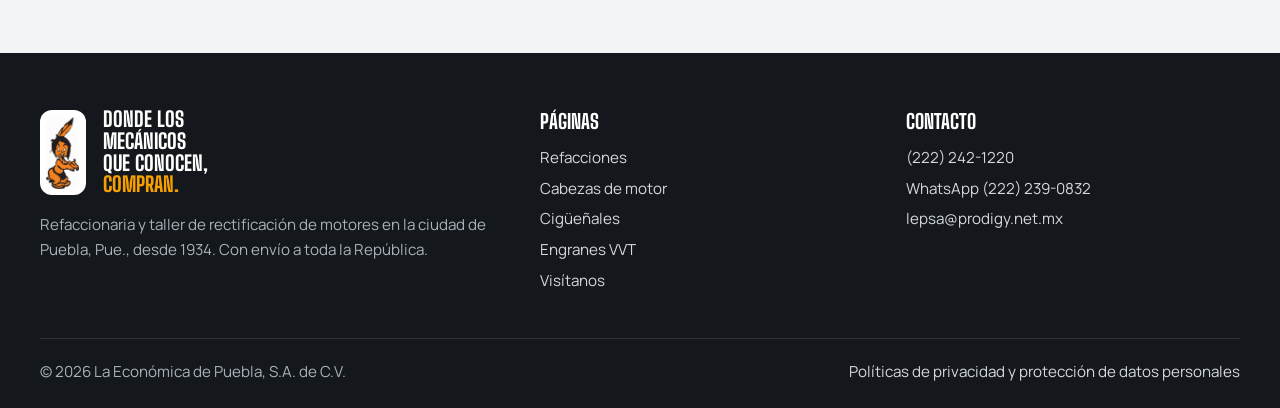
<file: contacto.html>
<!DOCTYPE html>
<html lang="es-MX"><head><meta charset="utf-8"><title>Redirigiendo | La Económica de Puebla</title><meta name="robots" content="noindex"><meta http-equiv="refresh" content="0; url=index.html#visitanos"></head>
<body><p>Esta página se movió. <a href="index.html#visitanos">Ir a Visítanos</a>.</p></body></html>
</file>
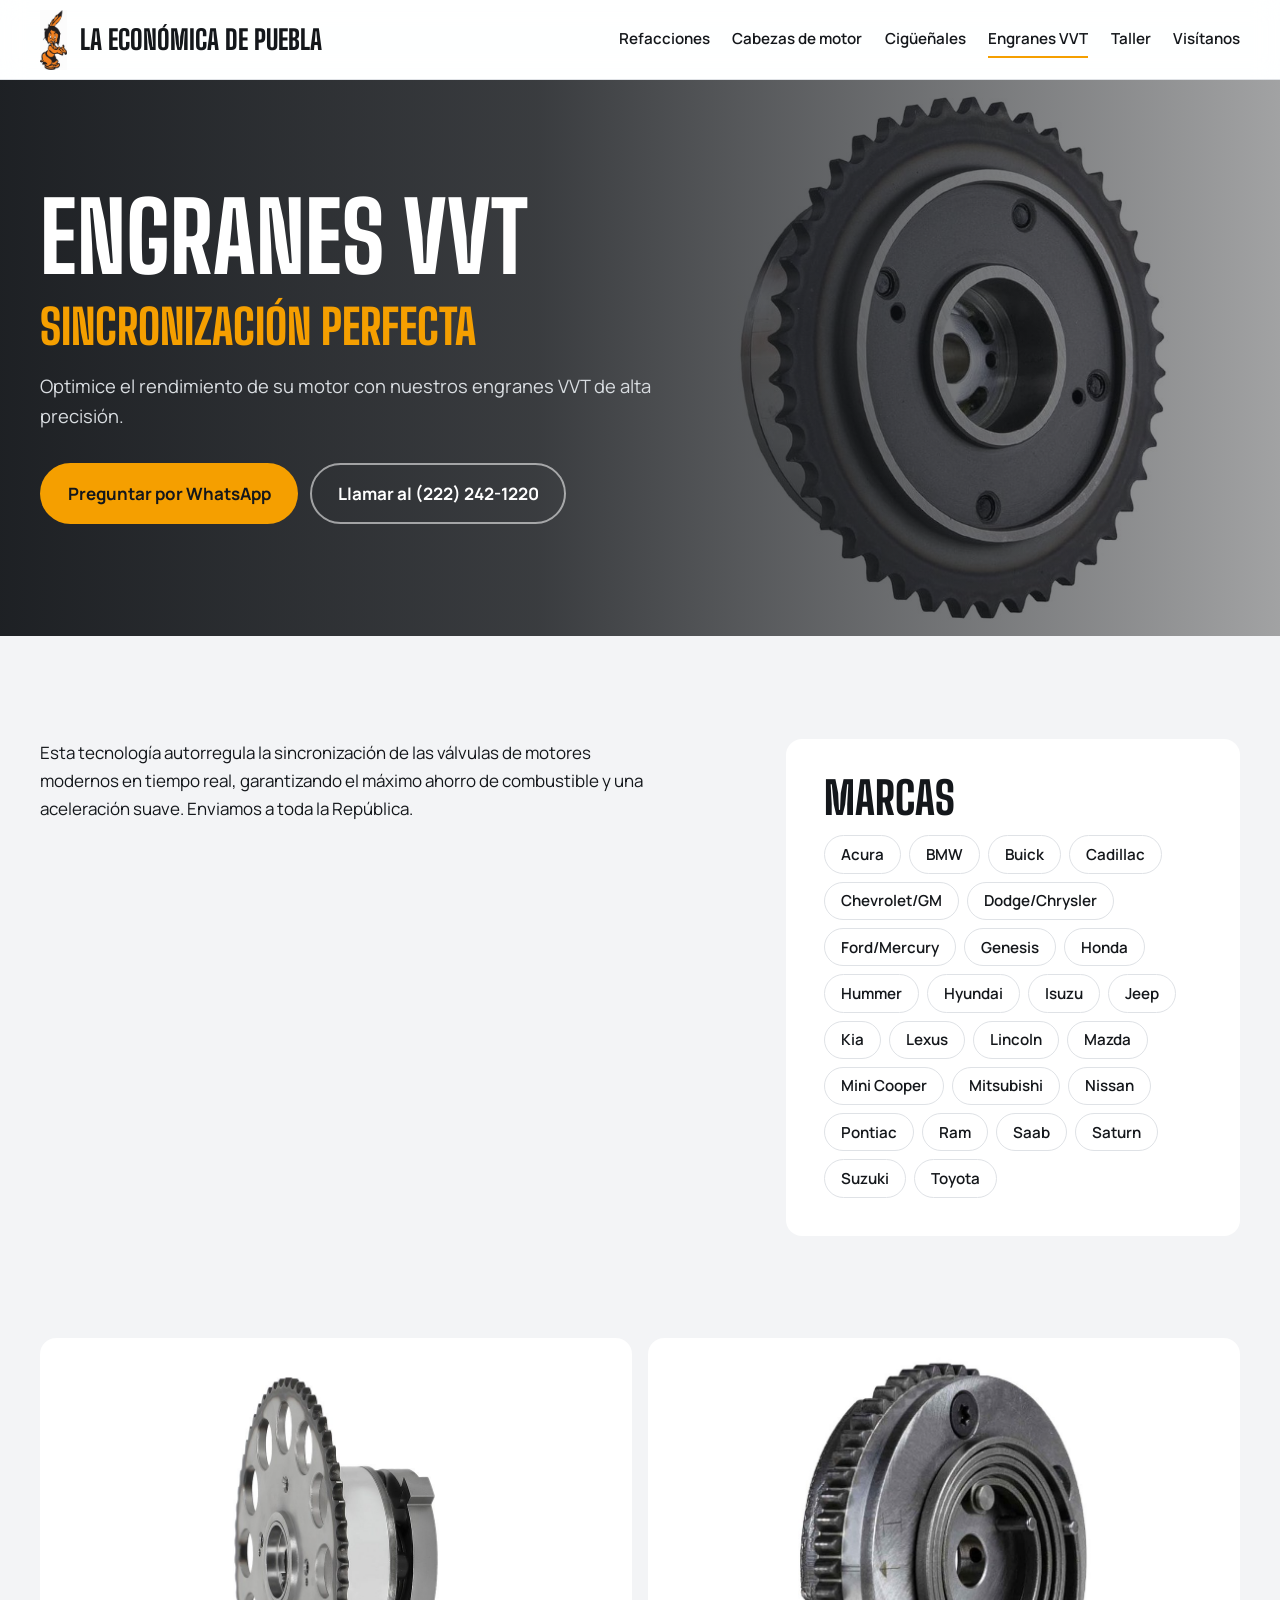
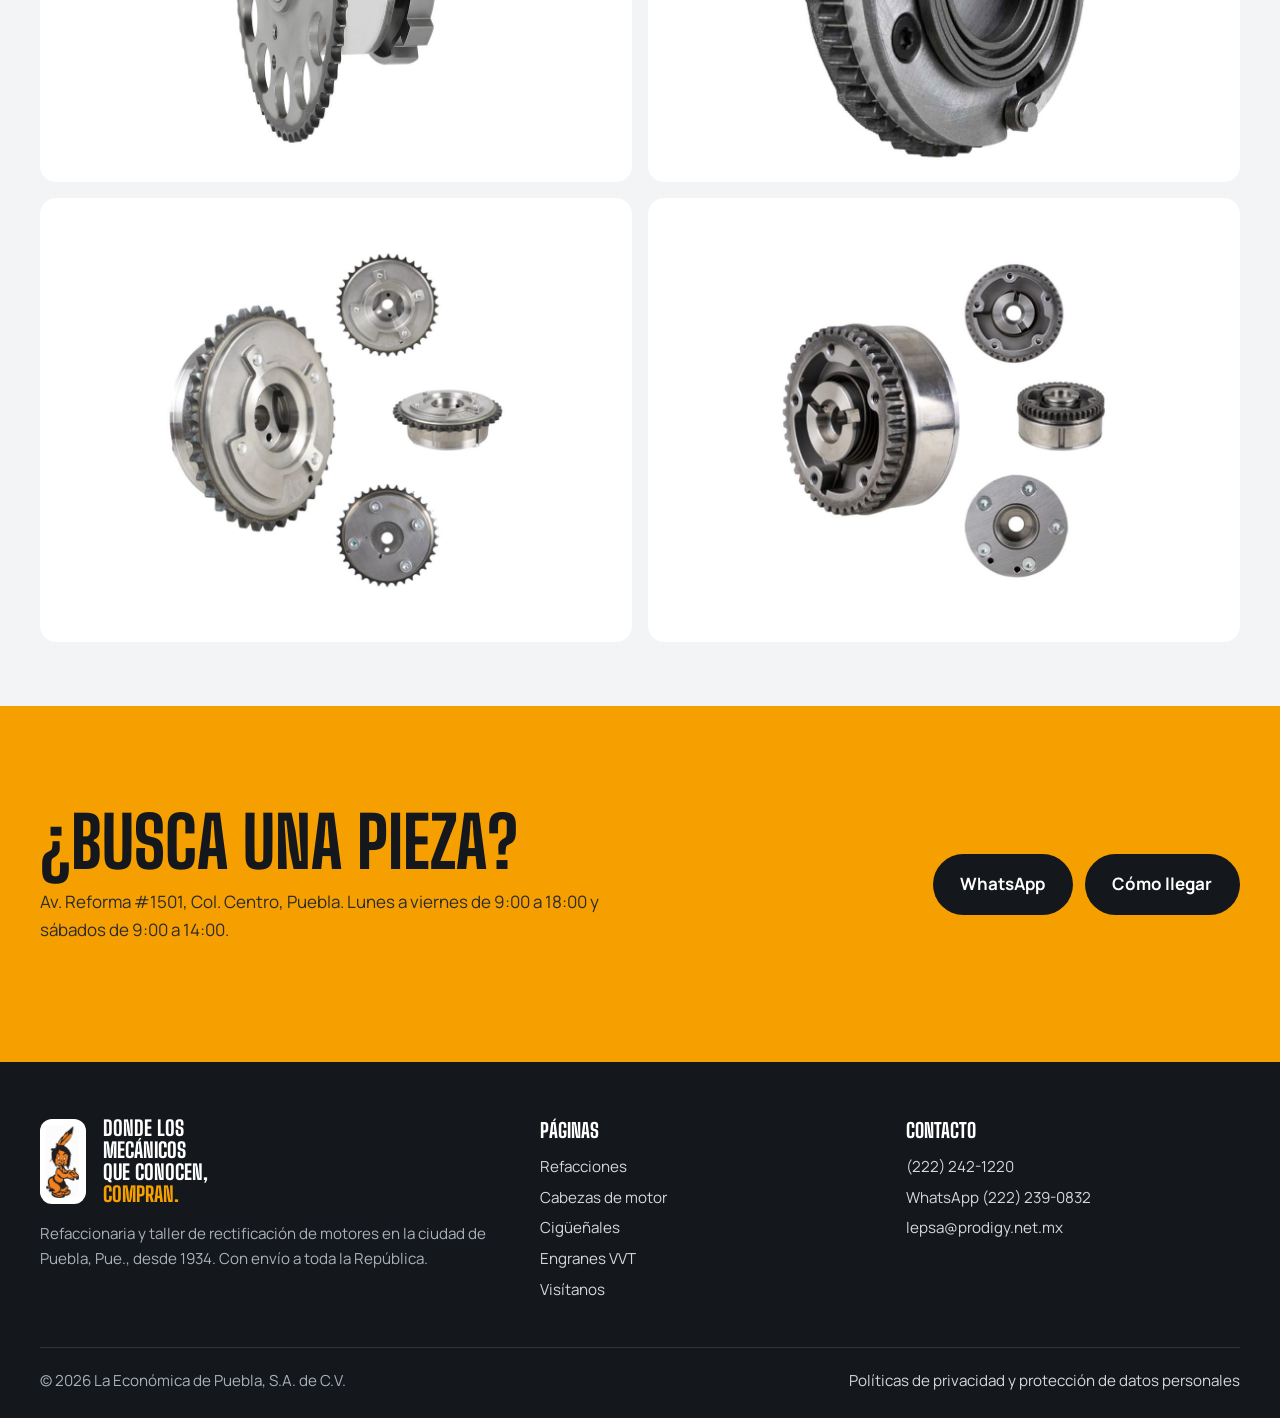
<file: engranes-vvt.html>
<!DOCTYPE html>
<html lang="es-MX">
<head>
<meta charset="utf-8">
<meta name="viewport" content="width=device-width, initial-scale=1">
<title>Engranes VVT: envíos a todo México | La Económica de Puebla</title>
<meta name="description" content="Engranes VVT de alta precisión para entrega inmediata. Sincronización de válvulas para su motor. Enviamos a todo México.">
<meta name="theme-color" content="#f59f00">
<link rel="preconnect" href="https://fonts.googleapis.com">
<link rel="preconnect" href="https://fonts.gstatic.com" crossorigin>
<link href="https://fonts.googleapis.com/css2?family=Big+Shoulders+Display:wght@800&family=Manrope:wght@400;500;600;700&display=swap" rel="stylesheet">
<link rel="stylesheet" href="style.css">
</head>
<body>
<a class="skip" href="#contenido">Saltar al contenido</a>
<header class="site-header"><div class="wrap"><a class="brand" href="index.html"><img src="img/logo.jpg" alt="" width="137" height="300"><span>La Económica de Puebla</span></a><nav class="nav" aria-label="Principal"><a href="refacciones.html">Refacciones</a><a href="cabezas-de-motor.html">Cabezas de motor</a><a href="ciguenales.html">Cigüeñales</a><a href="engranes-vvt.html" aria-current="page">Engranes VVT</a><a href="index.html#taller">Taller</a><a href="index.html#visitanos">Visítanos</a></nav></div></header>
<main id="contenido">
<section class="page-hero studio vvt"><img src="img/hero-vvt.jpg" alt="" width="1800" height="742" fetchpriority="high"><div class="wrap">
<h1>Engranes VVT<span>Sincronización perfecta</span></h1><p>Optimice el rendimiento de su motor con nuestros engranes VVT de alta precisión.</p>
<div class="actions"><a class="btn btn-primary" href="https://wa.me/522222390832?text=Hola%2C%20quiero%20informes%20de%20engranes%20VVT">Preguntar por WhatsApp</a><a class="btn btn-line" href="tel:+522222421220">Llamar al (222) 242-1220</a></div>
</div></section>
<section class="section"><div class="wrap detail">
<div><p>Esta tecnología autorregula la sincronización de las válvulas de motores modernos en tiempo real, garantizando el máximo ahorro de combustible y una aceleración suave. Enviamos a toda la República.</p></div>
<div class="card"><h2>Marcas</h2><ul class="chips"><li>Acura</li><li>BMW</li><li>Buick</li><li>Cadillac</li><li>Chevrolet/GM</li><li>Dodge/Chrysler</li><li>Ford/Mercury</li><li>Genesis</li><li>Honda</li><li>Hummer</li><li>Hyundai</li><li>Isuzu</li><li>Jeep</li><li>Kia</li><li>Lexus</li><li>Lincoln</li><li>Mazda</li><li>Mini Cooper</li><li>Mitsubishi</li><li>Nissan</li><li>Pontiac</li><li>Ram</li><li>Saab</li><li>Saturn</li><li>Suzuki</li><li>Toyota</li></ul></div>
</div></section>
<section class="gallery-sec" style="padding-bottom:4rem"><div class="wrap"><div class="gallery"><img src="img/vvt-01.jpg" alt="Engrane VVT, vista lateral" width="1200" height="900" loading="lazy"><img src="img/vvt-02.jpg" alt="Engrane VVT, detalle del mecanismo" width="1200" height="900" loading="lazy"><img src="img/vvt-03.jpg" alt="Juego de engranes VVT" width="1200" height="900" loading="lazy"><img src="img/vvt-04.jpg" alt="Juego de engranes VVT, distintas vistas" width="1200" height="900" loading="lazy"></div></div></section>
<section class="section amber cta"><div class="wrap">
<div><h2>¿Busca una pieza?</h2><p>Av. Reforma #1501, Col. Centro, Puebla. Lunes a viernes de 9:00 a 18:00 y sábados de 9:00 a 14:00.</p></div>
<div class="actions"><a class="btn btn-dark" href="https://wa.me/522222390832?text=Hola%2C%20quiero%20informes%20de%20engranes%20VVT">WhatsApp</a><a class="btn btn-dark" href="index.html#visitanos">Cómo llegar</a></div>
</div></section>
</main>
<footer class="site-footer"><div class="wrap">
<div class="foot">
<div><div class="foot-brand"><span class="chip-logo"><img src="img/logo.jpg" alt="La Económica de Puebla" width="137" height="300"></span><p class="tagline">Donde los<br>mecánicos<br>que conocen,<br><em>compran.</em></p></div><p>Refaccionaria y taller de rectificación de motores en la ciudad de Puebla, Pue., desde 1934. Con envío a toda la República.</p></div>
<div><h4>Páginas</h4><a href="refacciones.html">Refacciones</a><a href="cabezas-de-motor.html">Cabezas de motor</a><a href="ciguenales.html">Cigüeñales</a><a href="engranes-vvt.html">Engranes VVT</a><a href="index.html#visitanos">Visítanos</a></div>
<div><h4>Contacto</h4><a href="tel:+522222421220">(222) 242-1220</a><a href="https://wa.me/522222390832">WhatsApp (222) 239-0832</a><a href="mailto:lepsa@prodigy.net.mx">lepsa@prodigy.net.mx</a></div>
</div>
<div class="legal"><span>© 2026 La Económica de Puebla, S.A. de C.V.</span><a href="transparencia.html">Políticas de privacidad y protección de datos personales</a></div>
</div></footer>
</body>
</html>
</file>
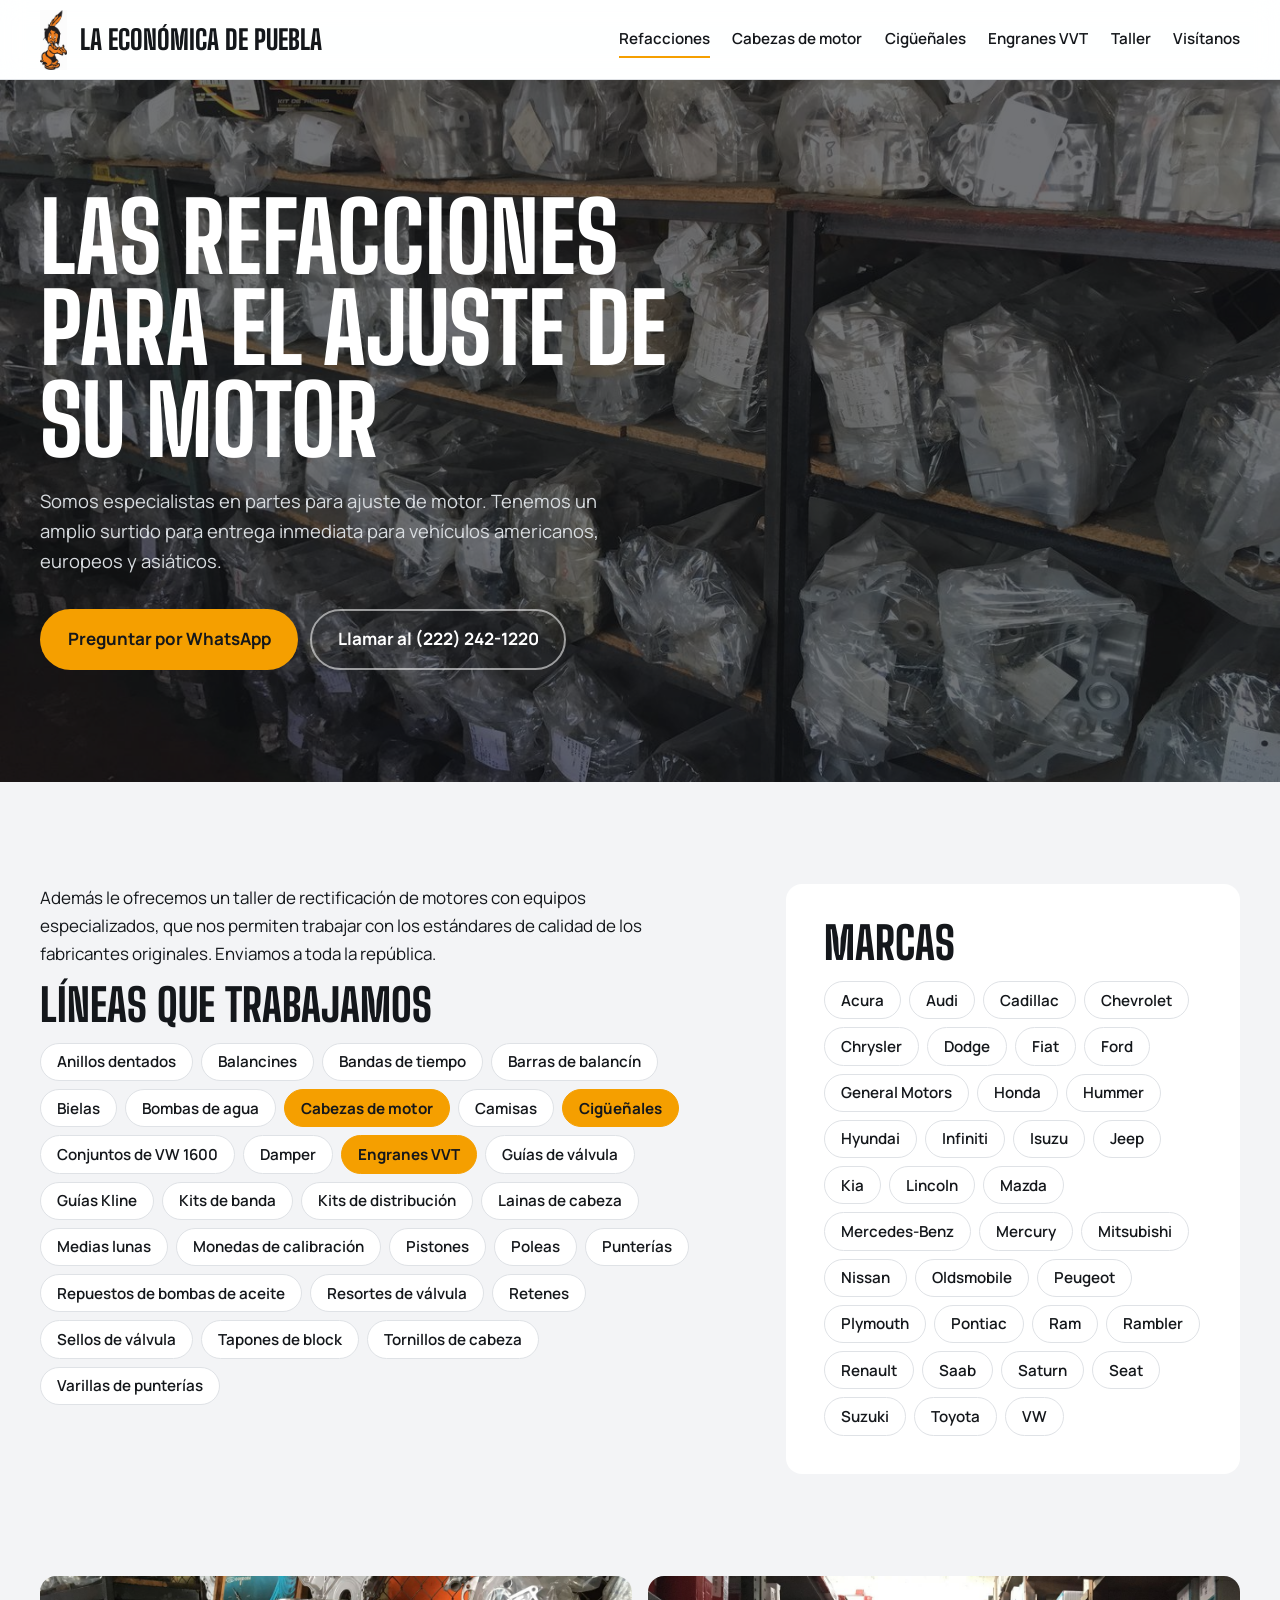
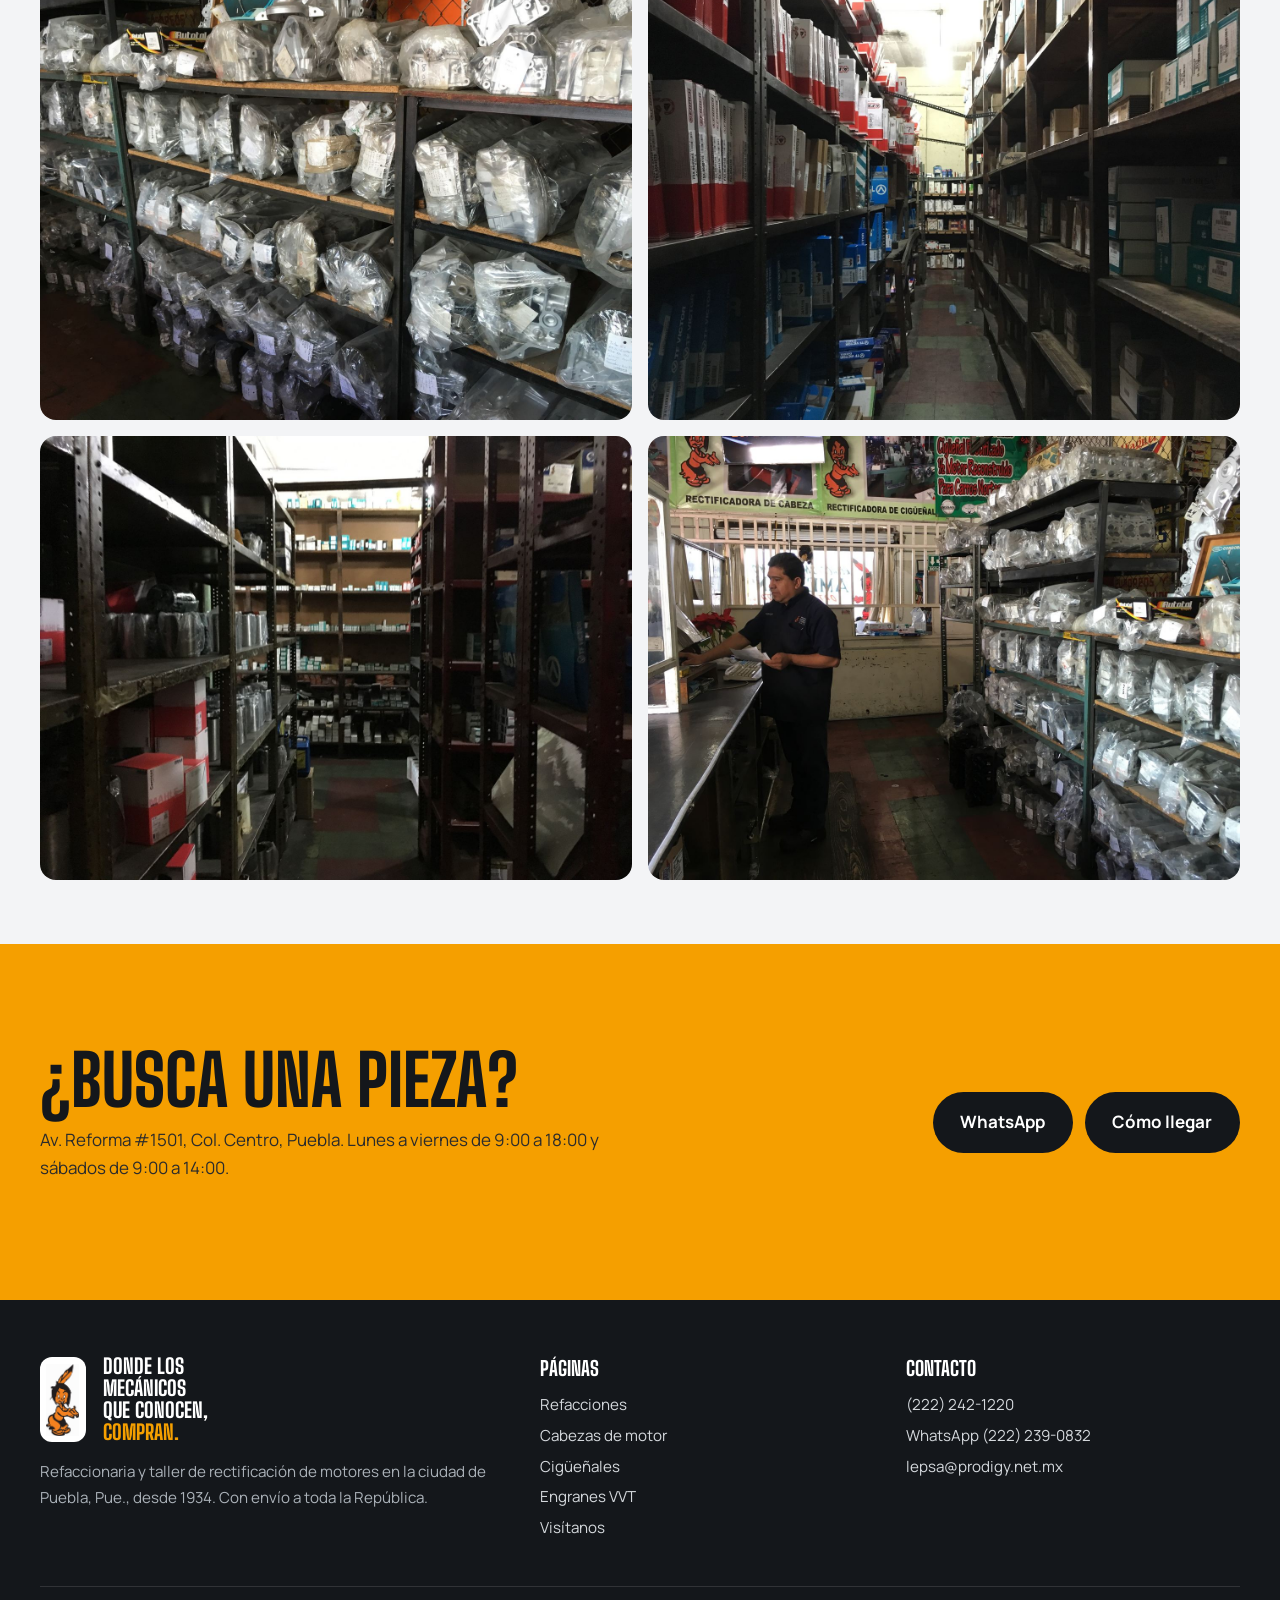
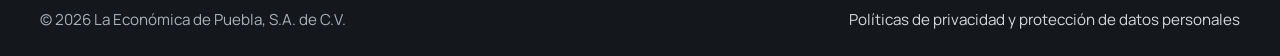
<file: refacciones.html>
<!DOCTYPE html>
<html lang="es-MX">
<head>
<meta charset="utf-8">
<meta name="viewport" content="width=device-width, initial-scale=1">
<title>Refacciones de motor, cigüeñales y cabezas de motor | La Económica de Puebla</title>
<meta name="description" content="Refacciones para autos americanos, europeos y asiáticos. Surtido para entrega inmediata y envíos a todo México.">
<meta name="theme-color" content="#f59f00">
<link rel="preconnect" href="https://fonts.googleapis.com">
<link rel="preconnect" href="https://fonts.gstatic.com" crossorigin>
<link href="https://fonts.googleapis.com/css2?family=Big+Shoulders+Display:wght@800&family=Manrope:wght@400;500;600;700&display=swap" rel="stylesheet">
<link rel="stylesheet" href="style.css">
</head>
<body>
<a class="skip" href="#contenido">Saltar al contenido</a>
<header class="site-header"><div class="wrap"><a class="brand" href="index.html"><img src="img/logo.jpg" alt="" width="137" height="300"><span>La Económica de Puebla</span></a><nav class="nav" aria-label="Principal"><a href="refacciones.html" aria-current="page">Refacciones</a><a href="cabezas-de-motor.html">Cabezas de motor</a><a href="ciguenales.html">Cigüeñales</a><a href="engranes-vvt.html">Engranes VVT</a><a href="index.html#taller">Taller</a><a href="index.html#visitanos">Visítanos</a></nav></div></header>
<main id="contenido">
<section class="page-hero"><img src="img/refacciones-01.jpg" alt="" width="1600" height="900" fetchpriority="high"><div class="wrap">
<h1>Las refacciones para el ajuste de su motor</h1><p>Somos especialistas en partes para ajuste de motor. Tenemos un amplio surtido para entrega inmediata para vehículos americanos, europeos y asiáticos.</p>
<div class="actions"><a class="btn btn-primary" href="https://wa.me/522222390832?text=Hola%2C%20quiero%20informes%20de%20refacciones%20de%20motor">Preguntar por WhatsApp</a><a class="btn btn-line" href="tel:+522222421220">Llamar al (222) 242-1220</a></div>
</div></section>
<section class="section"><div class="wrap detail">
<div><p>Además le ofrecemos un taller de rectificación de motores con equipos especializados, que nos permiten trabajar con los estándares de calidad de los fabricantes originales. Enviamos a toda la república.</p><h2>Líneas que trabajamos</h2><ul class="chips"><li>Anillos dentados</li><li>Balancines</li><li>Bandas de tiempo</li><li>Barras de balancín</li><li>Bielas</li><li>Bombas de agua</li><li class="link"><a href="cabezas-de-motor.html">Cabezas de motor</a></li><li>Camisas</li><li class="link"><a href="ciguenales.html">Cigüeñales</a></li><li>Conjuntos de VW 1600</li><li>Damper</li><li class="link"><a href="engranes-vvt.html">Engranes VVT</a></li><li>Guías de válvula</li><li>Guías Kline</li><li>Kits de banda</li><li>Kits de distribución</li><li>Lainas de cabeza</li><li>Medias lunas</li><li>Monedas de calibración</li><li>Pistones</li><li>Poleas</li><li>Punterías</li><li>Repuestos de bombas de aceite</li><li>Resortes de válvula</li><li>Retenes</li><li>Sellos de válvula</li><li>Tapones de block</li><li>Tornillos de cabeza</li><li>Varillas de punterías</li></ul></div>
<div class="card"><h2>Marcas</h2><ul class="chips"><li>Acura</li><li>Audi</li><li>Cadillac</li><li>Chevrolet</li><li>Chrysler</li><li>Dodge</li><li>Fiat</li><li>Ford</li><li>General Motors</li><li>Honda</li><li>Hummer</li><li>Hyundai</li><li>Infiniti</li><li>Isuzu</li><li>Jeep</li><li>Kia</li><li>Lincoln</li><li>Mazda</li><li>Mercedes-Benz</li><li>Mercury</li><li>Mitsubishi</li><li>Nissan</li><li>Oldsmobile</li><li>Peugeot</li><li>Plymouth</li><li>Pontiac</li><li>Ram</li><li>Rambler</li><li>Renault</li><li>Saab</li><li>Saturn</li><li>Seat</li><li>Suzuki</li><li>Toyota</li><li>VW</li></ul></div>
</div></section>
<section class="gallery-sec" style="padding-bottom:4rem"><div class="wrap"><div class="gallery"><img src="img/refacciones-01.jpg" alt="Refacciones para ajuste de motor" width="1400" height="1000" loading="lazy"><img src="img/refacciones-02.jpg" alt="Refacciones para ajuste de motor" width="1400" height="1000" loading="lazy"><img src="img/refacciones-04.jpg" alt="Refacciones para ajuste de motor" width="1400" height="1000" loading="lazy"><img src="img/refacciones-03.jpg" alt="Refacciones para ajuste de motor" width="1400" height="1000" loading="lazy"></div></div></section>
<section class="section amber cta"><div class="wrap">
<div><h2>¿Busca una pieza?</h2><p>Av. Reforma #1501, Col. Centro, Puebla. Lunes a viernes de 9:00 a 18:00 y sábados de 9:00 a 14:00.</p></div>
<div class="actions"><a class="btn btn-dark" href="https://wa.me/522222390832?text=Hola%2C%20quiero%20informes%20de%20refacciones%20de%20motor">WhatsApp</a><a class="btn btn-dark" href="index.html#visitanos">Cómo llegar</a></div>
</div></section>
</main>
<footer class="site-footer"><div class="wrap">
<div class="foot">
<div><div class="foot-brand"><span class="chip-logo"><img src="img/logo.jpg" alt="La Económica de Puebla" width="137" height="300"></span><p class="tagline">Donde los<br>mecánicos<br>que conocen,<br><em>compran.</em></p></div><p>Refaccionaria y taller de rectificación de motores en la ciudad de Puebla, Pue., desde 1934. Con envío a toda la República.</p></div>
<div><h4>Páginas</h4><a href="refacciones.html">Refacciones</a><a href="cabezas-de-motor.html">Cabezas de motor</a><a href="ciguenales.html">Cigüeñales</a><a href="engranes-vvt.html">Engranes VVT</a><a href="index.html#visitanos">Visítanos</a></div>
<div><h4>Contacto</h4><a href="tel:+522222421220">(222) 242-1220</a><a href="https://wa.me/522222390832">WhatsApp (222) 239-0832</a><a href="mailto:lepsa@prodigy.net.mx">lepsa@prodigy.net.mx</a></div>
</div>
<div class="legal"><span>© 2026 La Económica de Puebla, S.A. de C.V.</span><a href="transparencia.html">Políticas de privacidad y protección de datos personales</a></div>
</div></footer>
</body>
</html>
</file>
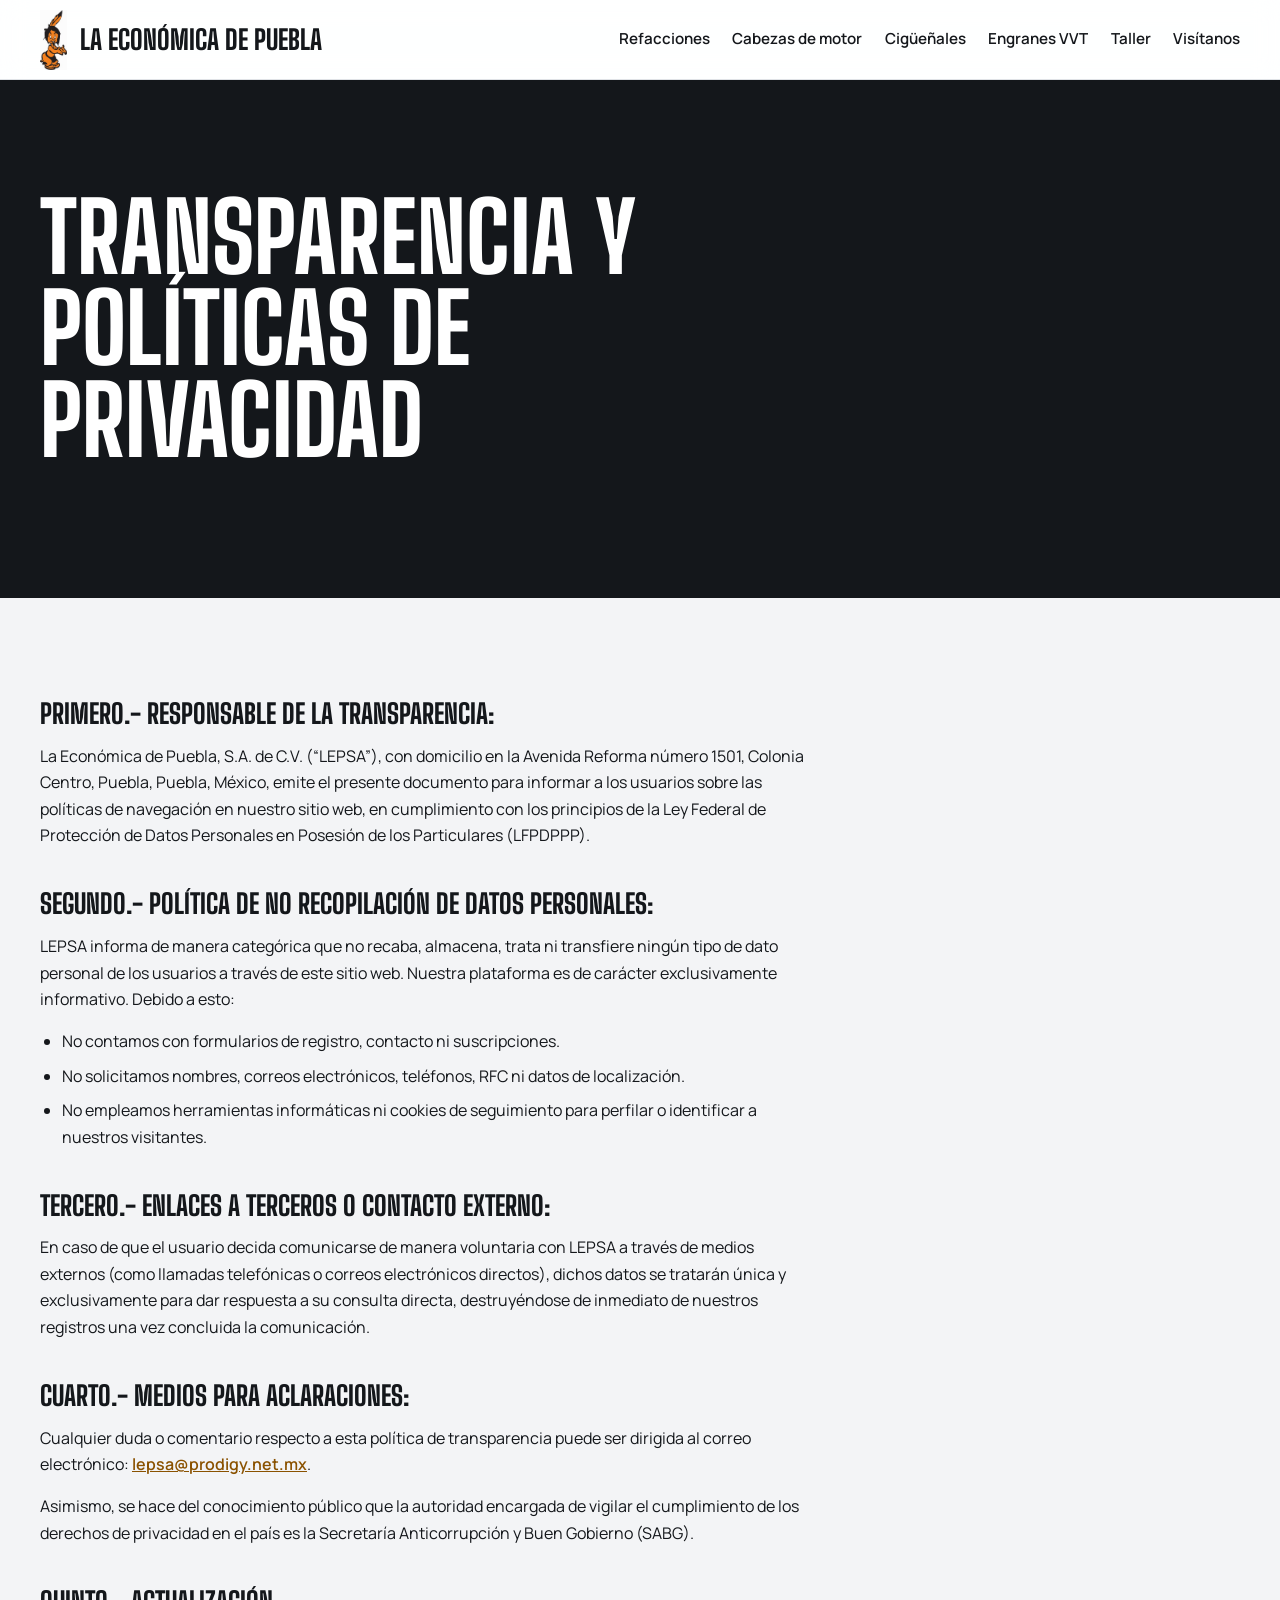
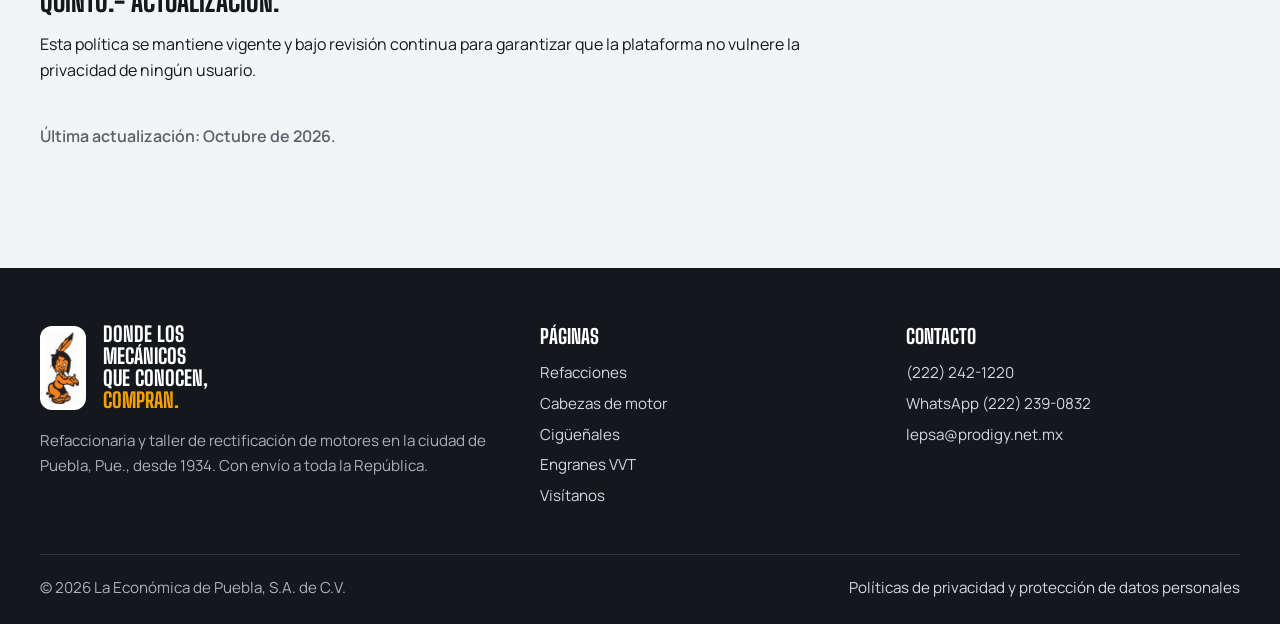
<file: transparencia.html>
<!DOCTYPE html>
<html lang="es-MX">
<head>
<meta charset="utf-8">
<meta name="viewport" content="width=device-width, initial-scale=1">
<title>Transparencia y políticas de privacidad | La Económica de Puebla</title>
<meta name="description" content="Política de transparencia y privacidad del sitio web de La Económica de Puebla.">
<meta name="theme-color" content="#f59f00">
<link rel="preconnect" href="https://fonts.googleapis.com">
<link rel="preconnect" href="https://fonts.gstatic.com" crossorigin>
<link href="https://fonts.googleapis.com/css2?family=Big+Shoulders+Display:wght@800&family=Manrope:wght@400;500;600;700&display=swap" rel="stylesheet">
<link rel="stylesheet" href="style.css">
</head>
<body>
<a class="skip" href="#contenido">Saltar al contenido</a>
<header class="site-header"><div class="wrap"><a class="brand" href="index.html"><img src="img/logo.jpg" alt="" width="137" height="300"><span>La Económica de Puebla</span></a><nav class="nav" aria-label="Principal"><a href="refacciones.html">Refacciones</a><a href="cabezas-de-motor.html">Cabezas de motor</a><a href="ciguenales.html">Cigüeñales</a><a href="engranes-vvt.html">Engranes VVT</a><a href="index.html#taller">Taller</a><a href="index.html#visitanos">Visítanos</a></nav></div></header>
<main id="contenido">
<section class="page-hero"><div class="wrap"><h1>Transparencia y políticas de privacidad</h1></div></section>
<section class="section"><div class="wrap"><article class="legal-doc">
<h2>PRIMERO.- RESPONSABLE DE LA TRANSPARENCIA:</h2>
<p>La Económica de Puebla, S.A. de C.V. (“LEPSA”), con domicilio en la Avenida Reforma número 1501, Colonia Centro, Puebla, Puebla, México, emite el presente documento para informar a los usuarios sobre las políticas de navegación en nuestro sitio web, en cumplimiento con los principios de la Ley Federal de Protección de Datos Personales en Posesión de los Particulares (LFPDPPP).</p>
<h2>SEGUNDO.- POLÍTICA DE NO RECOPILACIÓN DE DATOS PERSONALES:</h2>
<p>LEPSA informa de manera categórica que no recaba, almacena, trata ni transfiere ningún tipo de dato personal de los usuarios a través de este sitio web. Nuestra plataforma es de carácter exclusivamente informativo. Debido a esto:</p>
<ul>
<li>No contamos con formularios de registro, contacto ni suscripciones.</li>
<li>No solicitamos nombres, correos electrónicos, teléfonos, RFC ni datos de localización.</li>
<li>No empleamos herramientas informáticas ni cookies de seguimiento para perfilar o identificar a nuestros visitantes.</li>
</ul>
<h2>TERCERO.- ENLACES A TERCEROS O CONTACTO EXTERNO:</h2>
<p>En caso de que el usuario decida comunicarse de manera voluntaria con LEPSA a través de medios externos (como llamadas telefónicas o correos electrónicos directos), dichos datos se tratarán única y exclusivamente para dar respuesta a su consulta directa, destruyéndose de inmediato de nuestros registros una vez concluida la comunicación.</p>
<h2>CUARTO.- MEDIOS PARA ACLARACIONES:</h2>
<p>Cualquier duda o comentario respecto a esta política de transparencia puede ser dirigida al correo electrónico: <a href="mailto:lepsa@prodigy.net.mx">lepsa@prodigy.net.mx</a>.</p>
<p>Asimismo, se hace del conocimiento público que la autoridad encargada de vigilar el cumplimiento de los derechos de privacidad en el país es la Secretaría Anticorrupción y Buen Gobierno (SABG).</p>
<h2>QUINTO.- ACTUALIZACIÓN.</h2>
<p>Esta política se mantiene vigente y bajo revisión continua para garantizar que la plataforma no vulnere la privacidad de ningún usuario.</p>
<p class="updated">Última actualización: Octubre de 2026.</p>
</article></div></section>
</main>
<footer class="site-footer"><div class="wrap">
<div class="foot">
<div><div class="foot-brand"><span class="chip-logo"><img src="img/logo.jpg" alt="La Económica de Puebla" width="137" height="300"></span><p class="tagline">Donde los<br>mecánicos<br>que conocen,<br><em>compran.</em></p></div><p>Refaccionaria y taller de rectificación de motores en la ciudad de Puebla, Pue., desde 1934. Con envío a toda la República.</p></div>
<div><h4>Páginas</h4><a href="refacciones.html">Refacciones</a><a href="cabezas-de-motor.html">Cabezas de motor</a><a href="ciguenales.html">Cigüeñales</a><a href="engranes-vvt.html">Engranes VVT</a><a href="index.html#visitanos">Visítanos</a></div>
<div><h4>Contacto</h4><a href="tel:+522222421220">(222) 242-1220</a><a href="https://wa.me/522222390832">WhatsApp (222) 239-0832</a><a href="mailto:lepsa@prodigy.net.mx">lepsa@prodigy.net.mx</a></div>
</div>
<div class="legal"><span>© 2026 La Económica de Puebla, S.A. de C.V.</span><a href="transparencia.html">Políticas de privacidad y protección de datos personales</a></div>
</div></footer>
</body>
</html>
</file>
<file: style.css>
/* La Económica de Puebla — versión 2 (CSS puro) */
:root{--ink:#14171b;--ink2:#1c2025;--paper:#f3f4f6;--white:#fff;--muted:#5b626a;--line:#dfe2e6;--amber:#f59f00;--amber2:#ffb627;--r:16px;--display:"Big Shoulders Display","Arial Narrow",sans-serif;--body:"Manrope",system-ui,-apple-system,"Segoe UI",sans-serif;--wrap:1200px}
*,*::before,*::after{box-sizing:border-box}
html{scroll-behavior:smooth;scroll-padding-top:5.5rem}
body{margin:0;font:400 1.0625rem/1.65 var(--body);color:var(--ink);background:var(--paper)}
img{display:block;max-width:100%;height:auto}
a{color:inherit}
h1,h2,h3{font-family:var(--display);font-weight:800;line-height:.95;margin:0;text-transform:uppercase}
p{margin:0 0 1rem;max-width:62ch}
:focus-visible{outline:3px solid var(--amber);outline-offset:3px}
.wrap{width:min(100% - 2.5rem,var(--wrap));margin-inline:auto}
.skip{position:absolute;left:-999px}.skip:focus{left:1rem;top:1rem;z-index:30;background:var(--ink);color:#fff;padding:.5rem 1rem}
.btn{display:inline-flex;align-items:center;gap:.5rem;padding:.9rem 1.6rem;border-radius:999px;font-weight:700;text-decoration:none;border:2px solid transparent;transition:transform .2s,background .2s,color .2s}
.btn:hover{transform:translateY(-2px)}
.btn-primary{background:var(--amber);color:var(--ink)}.btn-primary:hover{background:var(--amber2)}
.btn-line{border-color:rgba(255,255,255,.55);color:#fff}.btn-line:hover{background:#fff;color:var(--ink)}
.btn-dark{background:var(--ink);color:#fff}.btn-dark:hover{background:#000}
.actions{display:flex;flex-wrap:wrap;gap:.75rem;margin-top:2rem}

.site-header{position:sticky;top:0;z-index:20;background:rgba(255,255,255,.92);backdrop-filter:blur(12px);border-bottom:1px solid var(--line)}
.site-header .wrap{display:flex;align-items:center;justify-content:space-between;gap:1.5rem;padding-block:.6rem}
.brand{display:flex;align-items:center;gap:.8rem;text-decoration:none;font:800 1.7rem/1 var(--display);text-transform:uppercase;white-space:nowrap}
.brand img{height:60px;width:auto}
.nav{display:flex;gap:1.4rem;overflow-x:auto}
.nav a{text-decoration:none;font-weight:600;font-size:.95rem;white-space:nowrap;padding:.3rem 0;border-bottom:2px solid transparent}
.nav a:hover,.nav a[aria-current]{border-color:var(--amber)}

.hero{position:relative;min-height:min(88vh,780px);display:grid;align-items:end;color:#fff;overflow:hidden;background:var(--ink)}
.hero>img{position:absolute;inset:0;width:100%;height:100%;object-fit:cover}
.hero::before{content:"";position:absolute;inset:0;z-index:1;background:linear-gradient(90deg,rgba(14,16,19,.46) 0%,rgba(14,16,19,.24) 38%,rgba(14,16,19,0) 62%),linear-gradient(0deg,rgba(14,16,19,.2),transparent 30%)}
.hero .wrap{position:relative;z-index:2;padding-block:6rem 8rem}
.hero h1{font-size:clamp(3.4rem,9vw,7.4rem);max-width:12ch}
.hero h1 em{font-style:normal;color:var(--amber)}
.hero h1,.hero p{text-shadow:0 2px 22px rgba(0,0,0,.6)}
.hero p{font-size:1.2rem;color:#d8dce0;max-width:48ch;margin-top:1.5rem}
.hero .wrap>*{animation:up .8s both}.hero .wrap>*:nth-child(2){animation-delay:.12s}.hero .wrap>*:nth-child(3){animation-delay:.24s}
@keyframes up{from{opacity:0;transform:translateY(18px)}}

.facts{position:relative;z-index:3;margin-top:-4.5rem}
.facts ul{list-style:none;margin:0;padding:0;display:grid;grid-template-columns:repeat(4,1fr);background:var(--white);border-radius:var(--r);box-shadow:0 24px 50px -24px rgba(0,0,0,.4)}
.facts li{padding:1.4rem 1.5rem;border-right:1px solid var(--line)}.facts li:last-child{border:0}
.facts strong{display:block;font:800 1.7rem/1 var(--display);text-transform:uppercase;margin-bottom:.3rem}
.facts span{font-size:.92rem;color:var(--muted);line-height:1.4;display:block}

.marquee{overflow:hidden;padding-top:3rem}
.marquee div{display:flex;gap:3rem;width:max-content;animation:slide 120s linear infinite}
.marquee span{font:800 2.3rem/1 var(--display);text-transform:uppercase;color:#aeb4ba;white-space:nowrap}
@keyframes slide{to{transform:translateX(-50%)}}

.section{padding-block:clamp(4rem,8vw,6.5rem)}
.section h2{font-size:clamp(2.6rem,6vw,4.4rem);margin-bottom:1rem}
.lead{color:var(--muted);font-size:1.15rem}

.tiles{display:grid;grid-template-columns:repeat(2,1fr);gap:1.25rem;margin-top:2.5rem}
.tile{position:relative;display:flex;flex-direction:column;justify-content:flex-end;min-height:400px;border-radius:var(--r);overflow:hidden;color:#fff;text-decoration:none;background:var(--ink)}
.tile img{position:absolute;inset:0;width:100%;height:100%;object-fit:cover;transition:transform .6s}
.tile:hover img{transform:scale(1.06)}
.tile::after{content:"";position:absolute;inset:0;background:linear-gradient(0deg,rgba(14,16,19,.94) 10%,rgba(14,16,19,.1) 65%)}
.tile>div{position:relative;z-index:1;padding:1.75rem}
.tile b{font:800 1.1rem var(--display);color:var(--amber)}
.tile h3{font-size:2.5rem;margin:.3rem 0 .6rem}
.tile p{color:#d3d7db;font-size:.98rem;margin:0 0 1rem}
.tile .more{color:var(--amber);font-weight:700}

.dark{background:var(--ink);color:#e9ecef}.dark .lead,.dark p{color:#aab1b8}
.split{display:grid;grid-template-columns:1fr 1fr;gap:clamp(2rem,5vw,5rem);align-items:center}
.split>img{width:100%;aspect-ratio:4/5;object-fit:cover;border-radius:var(--r);background:var(--ink2)}
.steps{list-style:none;margin:2rem 0 0;padding:0;display:grid;gap:1px;background:rgba(255,255,255,.12);border-radius:12px;overflow:hidden}
.steps li{background:var(--ink2);padding:1.1rem 1.3rem;display:flex;gap:1rem;align-items:baseline;color:#e9ecef}
.steps b{color:var(--amber);font:800 1.5rem/1 var(--display)}

.amber{background:var(--amber);color:var(--ink)}.amber p{color:#2b2b2b}
.amber .split>img{aspect-ratio:1/1}.amber h3{font-size:1.9rem;margin:0 0 1rem}

.card{background:var(--white);border-radius:var(--r);padding:clamp(1.5rem,3vw,2.5rem)}
dl{margin:1.25rem 0 0}dt{font-weight:700;margin-top:1.1rem}dd{margin:.1rem 0 0;color:var(--muted)}
dd a{color:#8a5200;font-weight:600}
.map{width:100%;height:100%;min-height:400px;border:0;border-radius:var(--r);background:var(--line)}
.visit .split{align-items:stretch}

.page-hero{position:relative;color:#fff;background:var(--ink);overflow:hidden;padding-block:clamp(4rem,9vw,7rem)}
.page-hero>img{position:absolute;inset:0;width:100%;height:100%;object-fit:cover;opacity:.4}
.page-hero .wrap{position:relative}
.page-hero h1{font-size:clamp(3rem,8vw,6rem);max-width:14ch;margin-bottom:1.25rem}
.page-hero p{color:#d8dce0;font-size:1.15rem;max-width:56ch}
.detail{display:grid;grid-template-columns:1.2fr .8fr;gap:clamp(2rem,5vw,4rem)}
.detail h2{font-size:clamp(2rem,4vw,2.8rem);margin-bottom:.75rem}
.chips{display:flex;flex-wrap:wrap;gap:.5rem;padding:0;list-style:none;margin:1rem 0 0}
.chips li{background:var(--white);border:1px solid var(--line);border-radius:999px;padding:.35rem 1rem;font-weight:600;font-size:.95rem}
.gallery{display:grid;grid-template-columns:repeat(2,1fr);gap:1rem}
.gallery img{width:100%;aspect-ratio:4/3;object-fit:cover;border-radius:var(--r);background:var(--line)}
.cta h2{margin:0 0 .75rem}.cta .wrap{display:flex;flex-wrap:wrap;gap:1.5rem 3rem;align-items:center;justify-content:space-between}
.cta .actions{margin:0}

.site-footer{background:var(--ink);color:#aab1b8;padding-block:3.5rem 1.5rem;font-size:.95rem}
.foot{display:grid;grid-template-columns:1.4fr 1fr 1fr;gap:2rem}
.site-footer h4{font:800 1.25rem var(--display);color:#fff;text-transform:uppercase;margin:0 0 .75rem}
.site-footer a{display:block;color:#d4d8dc;text-decoration:none;margin-bottom:.35rem}.site-footer a:hover{color:var(--amber)}
.chip-logo{display:inline-flex;background:#fff;border-radius:12px;padding:.4rem;margin-bottom:1rem}.chip-logo img{height:72px;width:auto}
.legal{border-top:1px solid rgba(255,255,255,.12);margin-top:2.5rem;padding-top:1.25rem;display:flex;flex-wrap:wrap;justify-content:space-between;gap:.5rem 1.5rem}
.legal a{display:inline;margin:0}

@media(max-width:900px){
.tiles,.split,.detail,.foot{grid-template-columns:1fr}
.facts ul{grid-template-columns:1fr 1fr}.facts li{border-bottom:1px solid var(--line)}.facts li:nth-child(2){border-right:0}
.tile{min-height:380px}.split>img{aspect-ratio:4/3}
.site-header{position:static}.site-header .wrap{flex-direction:column;align-items:flex-start;gap:.4rem}
.hero .wrap{padding-block:4rem 7rem}}
@media(max-width:560px){
.brand{font-size:1.4rem}.btn{width:100%;justify-content:center}
.gallery{grid-template-columns:1fr}.gallery img:first-child{grid-column:auto;grid-row:auto;aspect-ratio:4/3;height:auto}
.facts ul{grid-template-columns:1fr}.facts li{border-right:0}}
@media(prefers-reduced-motion:reduce){.marquee div,.hero .wrap>*{animation:none}html{scroll-behavior:auto}.tile img{transition:none}}

.foot-brand{display:flex;align-items:center;gap:1.1rem;margin-bottom:1rem}
.foot-brand .chip-logo{margin:0}
.tagline{font:800 1.3rem/1.05 var(--display);text-transform:uppercase;color:#fff;margin:0}
.tagline em{font-style:normal;color:var(--amber)}

.photos{display:grid;gap:1rem}.photos img{width:100%;aspect-ratio:3/2;object-fit:cover;border-radius:var(--r);background:var(--ink2)}
@media(max-width:560px){.gallery{grid-template-columns:1fr}}

.chips li.link{padding:0;background:var(--amber);border-color:var(--amber)}
.chips li.link a{display:block;padding:.35rem 1rem;text-decoration:none;color:var(--ink);font-weight:700;border-radius:999px}
.chips li.link:hover{background:var(--amber2);border-color:var(--amber2)}

/* Portadas con foto de estudio (fondo claro): degradado oscuro a la izquierda para el texto */
.page-hero.studio>img{opacity:1;filter:brightness(.82);object-position:center 60%}
.page-hero.studio::after{content:"";position:absolute;inset:0;background:linear-gradient(90deg,rgba(20,23,27,.95) 0%,rgba(20,23,27,.8) 42%,rgba(20,23,27,.25) 100%)}
.page-hero.studio .wrap{z-index:1}
@media(max-width:900px){.page-hero.studio::after{background:linear-gradient(180deg,rgba(20,23,27,.88),rgba(20,23,27,.6))}}

/* Aviso de privacidad */
.legal-doc{max-width:78ch;font-size:1rem}
.legal-doc h2{font-size:1.7rem;line-height:1.05;margin:2.6rem 0 .9rem}.legal-doc h2:first-child{margin-top:0}
.legal-doc h3{font-size:1.35rem;margin:1.5rem 0 .6rem}
.legal-doc p{max-width:none}
.legal-doc .item{padding-left:2rem;text-indent:-1.6rem;margin-bottom:.6rem}
.legal-doc .sub{padding-left:3.6rem}
.legal-doc .updated{margin-top:2.5rem;color:var(--muted);font-weight:600}
.legal-doc ul{padding-left:1.4rem;margin:0 0 1rem}.legal-doc li{margin-bottom:.5rem}.legal-doc a{color:#8a5200;font-weight:600}

/* Página Engranes VVT */
.page-hero h1 span{display:block;color:var(--amber);font-size:.5em;line-height:1;margin-top:.4em}
.page-hero.vvt>img{object-position:78% center}
.hero>img{filter:brightness(1.12) saturate(1.08)}
</file>
